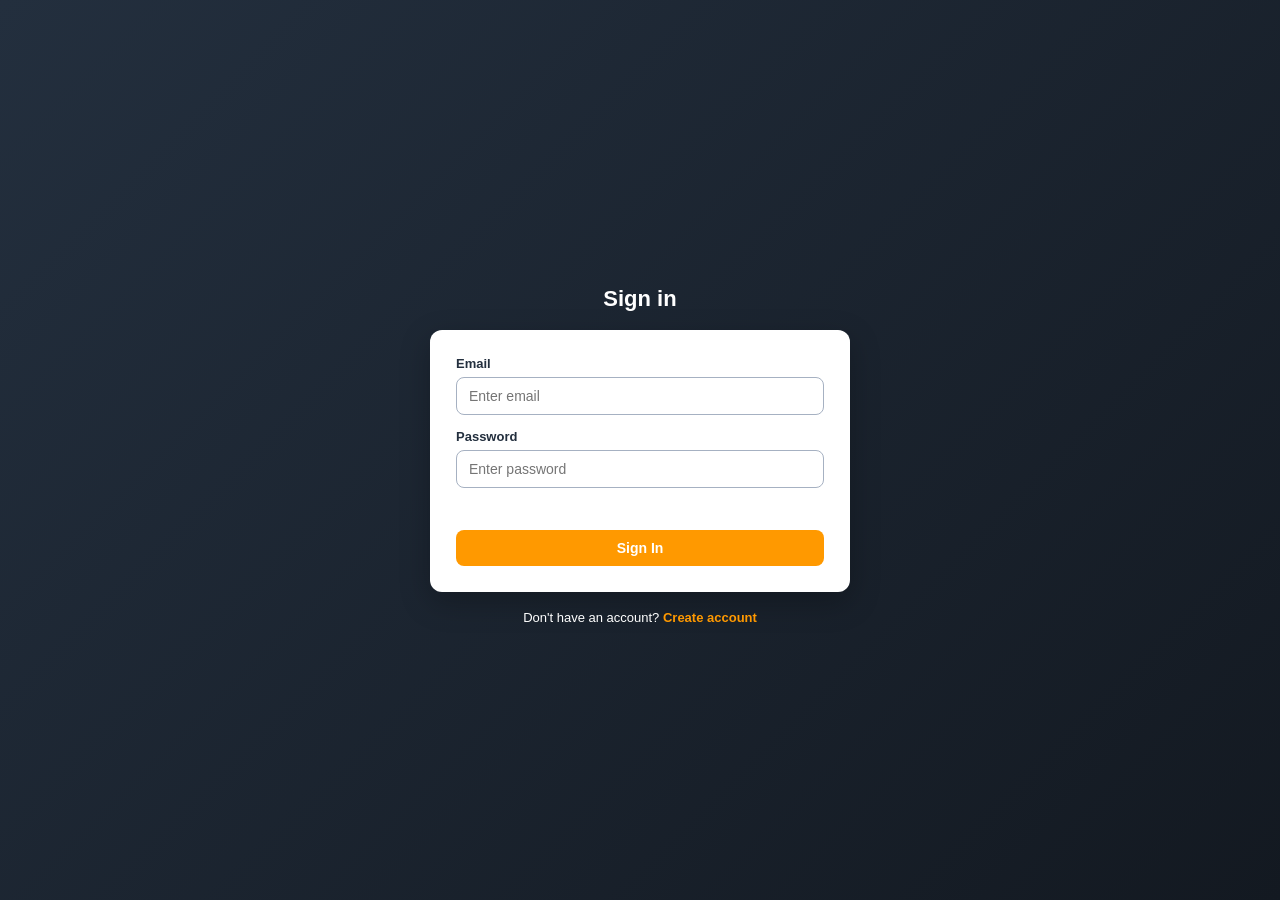
<file: index.html>
<!DOCTYPE html>
<html lang="en">
<head>
  <meta charset="UTF-8" />
  <meta name="viewport" content="width=device-width, initial-scale=1.0" />
  <title>Cloud Console  - Sign In</title>
  <meta name="description" content="Educational UI clone for learning purposes only. Not affiliated with any cloud provider." />
  <link rel="stylesheet" href="index.css" />
</head>

<body class="login-body">
  <div class="login-container">
    <div class="login-header">
      <div class="brand-logo">
       
      </div>

      <h1>Sign in</h1>

    </div>

    <div class="login-box">
      <div class="form-group">
        <label for="email">Email</label>
        <input type="email" id="email" placeholder="Enter email" autocomplete="email" />
      </div>

      <div class="form-group">
        <label for="password">Password</label>
        <input type="password" id="password" placeholder="Enter password" autocomplete="current-password" />
      </div>

      <p id="error" class="error-message"></p>

      <button type="button" onclick="login()" class="btn-login">Sign In</button>

      
    </div>

    <p class="signup-text">
      Don't have an account?
      <a href="register.html">Create account</a>
    </p>
  </div>

  <script src="auth.js"></script>
</body>
</html>
</file>
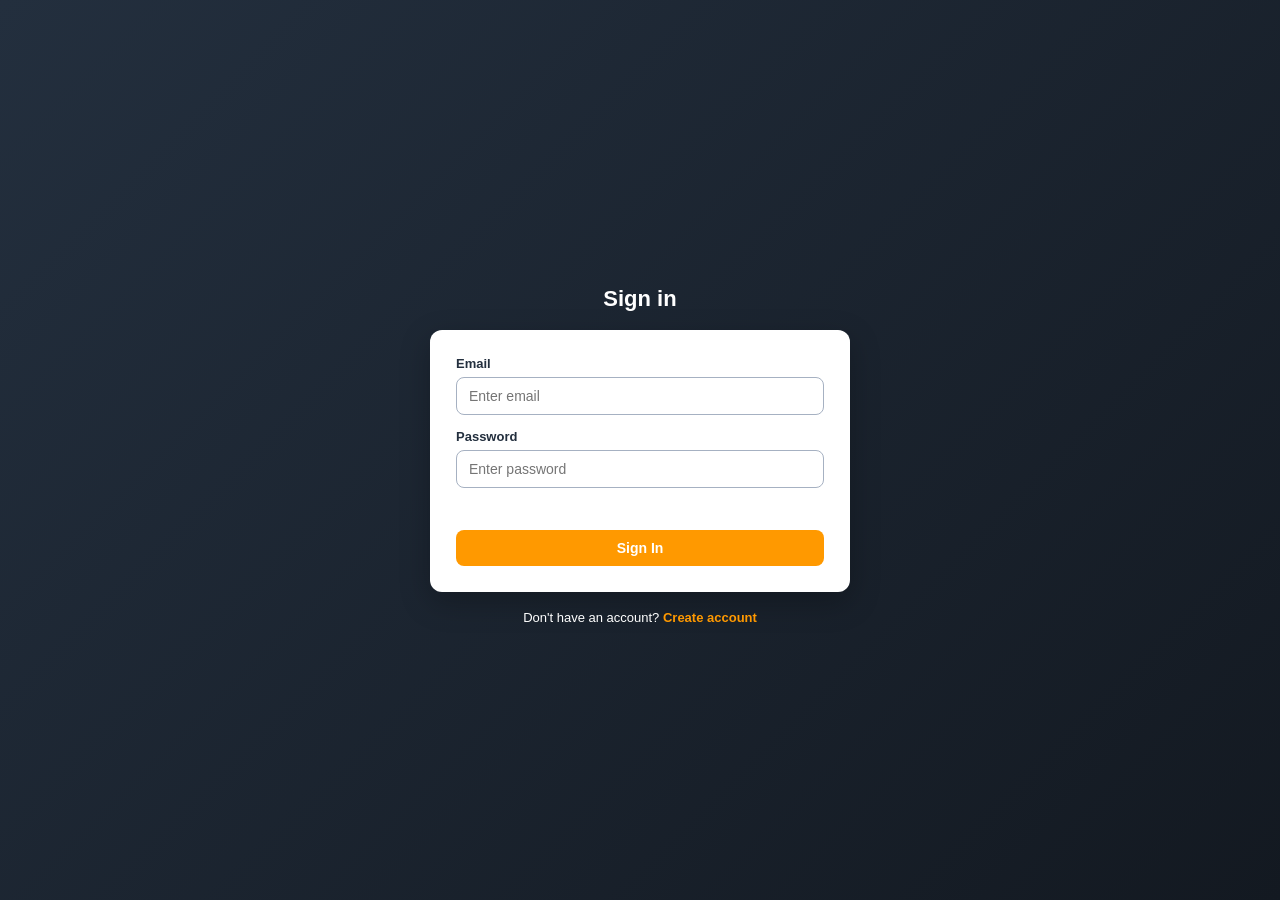
<file: cloudwatch.html>
<!DOCTYPE html>
<html>
<head>
    <meta charset="UTF-8" />
    <meta name="viewport" content="width=device-width, initial-scale=1.0" />
    <title>Monitoring - Cloud Console UI </title>
    <link rel="stylesheet" href="common.css">
    <link rel="stylesheet" href="cloudwatch.css">
</head>
<body>

<!-- Auth protection -->
<script src="auth.js"></script>
<script>
  requireAuth();
</script>

<div class="topnav">
    <div class="logo">Cloud Console <span class="demo-badge">DEMO</span></div>
    <input type="text" placeholder="Search services...">
    <div class="region-selector">
        <select>
            <option value="us-east-1">US East (N. Virginia)</option>
            <option value="us-west-2">US West (Oregon)</option>
            <option value="eu-west-1">EU (Ireland)</option>
            <option value="ap-south-1">Asia Pacific (Mumbai)</option>
        </select>
    </div>
    <div class="profile" id="profileName">User</div>
    <div class="profile" onclick="logout()">Logout</div>
</div>



<div class="sidebar">
    <h3>Home</h3>
    <a href="dashboard.html">Dashboard</a>

    <h3>Compute</h3>
    <a href="ec2.html">Compute (VMs)</a>
    <a href="lambda.html">Functions</a>

    <h3>Storage</h3>
    <a href="s3.html">Object Storage</a>

    <h3>Database</h3>
    <a href="rds.html">Managed DB</a>

    <h3>Management</h3>
    <a href="iam.html">Access Control</a>
    <a href="cloudwatch.html" class="active">Monitoring</a>
</div>

<div class="main">
    <h1>Monitoring Dashboard </h1>

    <div class="actions-bar">
        <button onclick="refreshData()" class="btn-primary">Refresh</button>
        <button onclick="createAlarm()" class="btn-secondary">Create Alert</button>
    </div>

    <!-- Overview Stats -->
    <div class="stats-cards">
        <div class="stat-card">
            <h4>Avg CPU</h4>
            <p class="stat-number" id="avgCpu">0%</p>
        </div>
        <div class="stat-card">
            <h4>Avg Memory</h4>
            <p class="stat-number" id="avgMem">0%</p>
        </div>
        <div class="stat-card">
            <h4>Requests</h4>
            <p class="stat-number" id="totalRequests">0</p>
        </div>
        <div class="stat-card">
            <h4>Error Rate</h4>
            <p class="stat-number" id="errorRate">0%</p>
        </div>
    </div>

    <!-- Metrics Section -->
    <div class="metrics-grid">
        <div class="metric-card">
            <h3>CPU Utilization</h3>
            <div id="cpuChart" class="chart-container"></div>
        </div>

        <div class="metric-card">
            <h3>Memory Usage</h3>
            <div id="memChart" class="chart-container"></div>
        </div>

        <div class="metric-card">
            <h3>Network In</h3>
            <div id="netInChart" class="chart-container"></div>
        </div>

        <div class="metric-card">
            <h3>Network Out</h3>
            <div id="netOutChart" class="chart-container"></div>
        </div>
    </div>

    <!-- Alerts Section -->
    <div class="section">
        <h2>Alerts (Demo)</h2>
        <div id="alarmList" class="alarm-list"></div>
    </div>

    <!-- Logs Section -->
    <div class="section">
        <h2>Recent Logs </h2>
        <div id="logList" class="log-list"></div>
    </div>
</div>

<script src="cloudwatch.js"></script>
<script>
  // profile name
  const name = localStorage.getItem("loggedInUserName") || "User";
  document.getElementById("profileName").textContent = name;

  function createAlarm() {
    alert(
      'Create Alert (Demo)\n\nYou can create alerts for:\n' +
      '- CPU Utilization\n' +
      '- Memory Usage\n' +
      '- Disk I/O\n' +
      '- Network traffic\n' +
      '- Custom metrics'
    );
  }
</script>

</body>
</html>
</file>
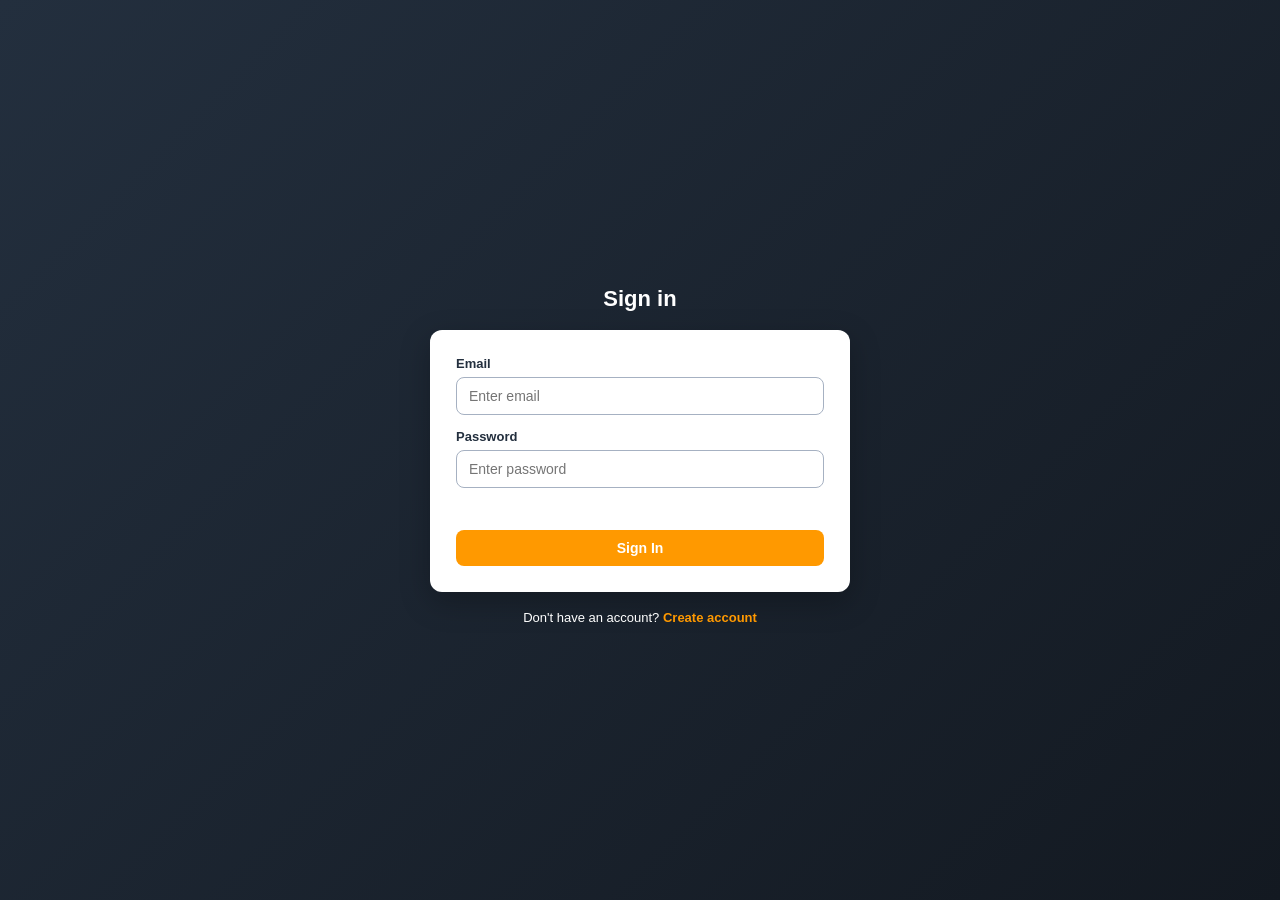
<file: dashboard.html>
<!DOCTYPE html>
<html>
<head>
    <meta charset="UTF-8" />
    <meta name="viewport" content="width=device-width, initial-scale=1.0" />
    <title>Cloud Console UI  - Dashboard</title>
    <link rel="stylesheet" href="common.css">
    <link rel="stylesheet" href="dashboard.css">
</head>
<body>

<!-- Auth protection -->
<script src="auth.js"></script>
<script>
  requireAuth();
</script>

<div class="topnav">
    <div class="logo">Cloud Console <span class="demo-badge">DEMO</span></div>

    <input type="text" placeholder="Search services...">

    <div class="region-selector">
        <select>
            <option value="us-east-1">US East (N. Virginia)</option>
            <option value="us-west-2">US West (Oregon)</option>
            <option value="eu-west-1">EU (Ireland)</option>
        </select>
    </div>

    <div class="profile" id="profileName">User</div>
    <div class="profile" onclick="logout()">Logout</div>
</div>

<!-- NEW disclaimer banner -->


<div class="sidebar">
    <h3>All Services</h3>
    <a href="dashboard.html" class="active">Dashboard</a>

    <h3>Compute</h3>
    <a href="ec2.html">Compute (VMs)</a>
    <a href="lambda.html">Functions</a>

    <h3>Storage</h3>
    <a href="s3.html">Object Storage</a>

    <h3>Database</h3>
    <a href="rds.html">Managed DB</a>

    <h3>Management</h3>
    <a href="iam.html">Access Control</a>
    <a href="cloudwatch.html">Monitoring</a>
</div>

<div class="main">
    <h1>Cloud Console Dashboard (Demo)</h1>
    <p class="welcome-text" id="welcomeText">Welcome!</p>

    <h2>Quick Actions</h2>
    <div class="card-container">
        <div class="card">
            <div class="card-icon ec2">🖥️</div>
            <a href="ec2.html"><h3>Compute (VMs)</h3></a>
            <p>Create and manage virtual machines</p>
        </div>

        <div class="card">
            <div class="card-icon lambda">λ</div>
            <a href="lambda.html"><h3>Functions</h3></a>
            <p>Run serverless functions</p>
        </div>

        <div class="card">
            <div class="card-icon s3">🪣</div>
            <a href="s3.html"><h3>Object Storage</h3></a>
            <p>Store files and media</p>
        </div>

        <div class="card">
            <div class="card-icon rds">🗄️</div>
            <a href="rds.html"><h3>Managed DB</h3></a>
            <p>Launch and manage databases</p>
        </div>

        <div class="card">
            <div class="card-icon iam">👥</div>
            <a href="iam.html"><h3>Access Control</h3></a>
            <p>Manage users and permissions</p>
        </div>

        <div class="card">
            <div class="card-icon cloudwatch">📊</div>
            <a href="cloudwatch.html"><h3>Monitoring</h3></a>
            <p>View logs and basic metrics</p>
        </div>
    </div>

    <h2>Resource Summary</h2>
    <div class="stats-row">
        <div class="mini-stat">
            <span class="mini-stat-label">VM Instances</span>
            <span class="mini-stat-value" id="ec2Count">0</span>
        </div>
        <div class="mini-stat">
            <span class="mini-stat-label">Storage Buckets</span>
            <span class="mini-stat-value" id="s3Count">0</span>
        </div>
        <div class="mini-stat">
            <span class="mini-stat-label">Databases</span>
            <span class="mini-stat-value" id="rdsCount">0</span>
        </div>
        <div class="mini-stat">
            <span class="mini-stat-label">Functions</span>
            <span class="mini-stat-value" id="lambdaCount">0</span>
        </div>
    </div>
</div>

<script>
    // show username if available
    const name = localStorage.getItem("loggedInUserName") || "User";
    document.getElementById("profileName").textContent = name;
    document.getElementById("welcomeText").textContent = `Welcome, ${name} (Demo)`;

    // Load resource counts
    function updateResourceCounts() {
        const ec2 = JSON.parse(localStorage.getItem('ec2Instances') || '[]');
        const s3 = JSON.parse(localStorage.getItem('s3Buckets') || '[]');
        const rds = JSON.parse(localStorage.getItem('rdsDatabases') || '[]');
        const lambda = JSON.parse(localStorage.getItem('lambdaFunctions') || '[]');

        document.getElementById('ec2Count').textContent = ec2.length;
        document.getElementById('s3Count').textContent = s3.length;
        document.getElementById('rdsCount').textContent = rds.length;
        document.getElementById('lambdaCount').textContent = lambda.length;
    }

    updateResourceCounts();
</script>

</body>
</html>
</file>
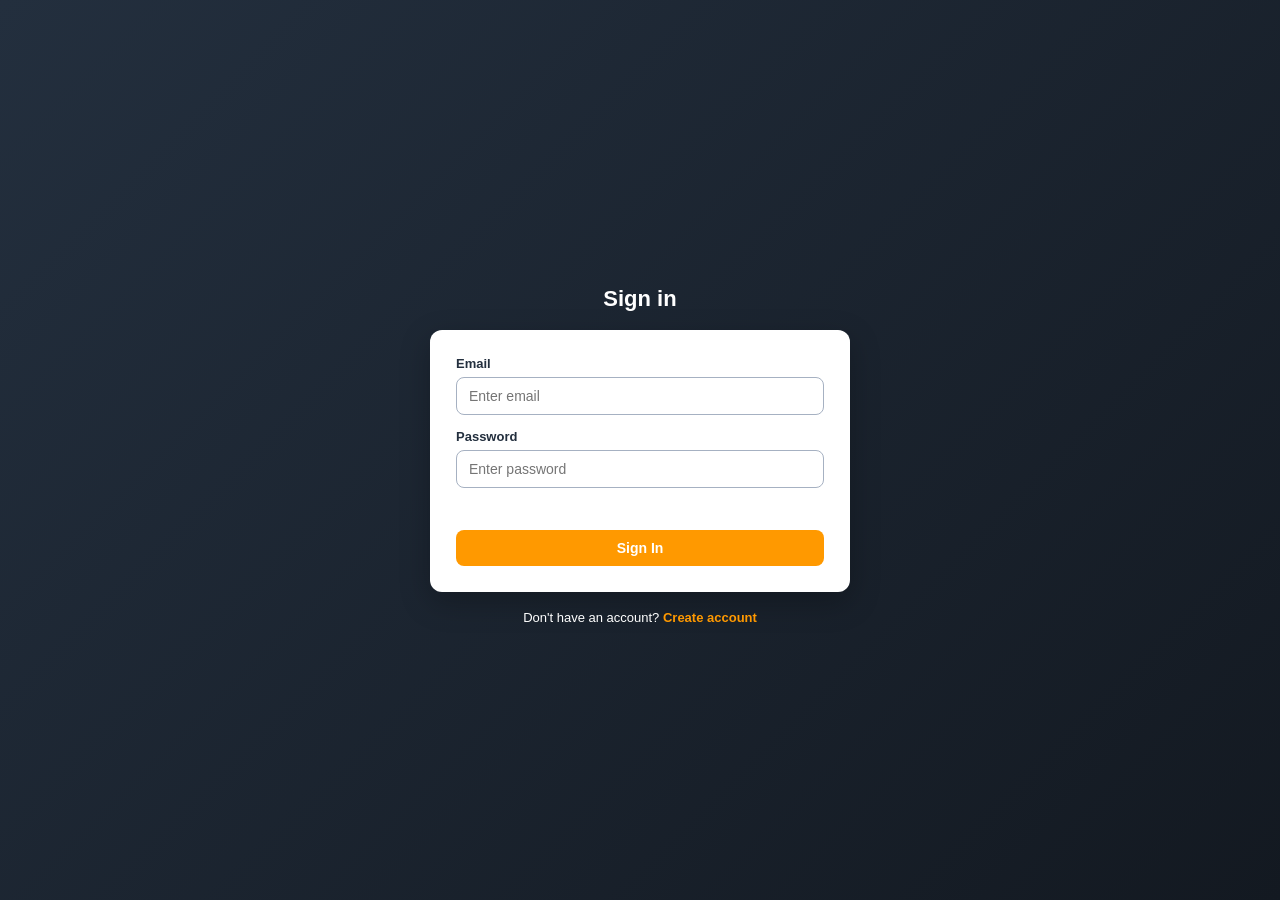
<file: ec2.html>
<!DOCTYPE html>
<html>
<head>
    <meta charset="UTF-8" />
    <meta name="viewport" content="width=device-width, initial-scale=1.0" />
    <title>Compute (VMs) - Cloud Console UI </title>
    <link rel="stylesheet" href="common.css">
    <link rel="stylesheet" href="ec2.css">
</head>
<body>

<!-- Auth protection -->
<script src="auth.js"></script>
<script>
  requireAuth();
</script>

<div class="topnav">
    <div class="logo">Cloud Console <span class="demo-badge">DEMO</span></div>
    <input type="text" placeholder="Search services...">

    <div class="region-selector">
        <select id="regionSelect">
            <option value="us-east-1">US East (N. Virginia)</option>
            <option value="us-west-2">US West (Oregon)</option>
            <option value="eu-west-1">EU (Ireland)</option>
            <option value="ap-south-1">Asia Pacific (Mumbai)</option>
        </select>
    </div>

    <div class="profile" id="profileName">User</div>
    <div class="profile" onclick="logout()">Logout</div>
</div>



<div class="sidebar">
    <h3>Home</h3>
    <a href="dashboard.html">Dashboard</a>

    <h3>Compute</h3>
    <a href="ec2.html" class="active">Compute (VMs)</a>
    <a href="lambda.html">Functions</a>

    <h3>Storage</h3>
    <a href="s3.html">Object Storage</a>

    <h3>Database</h3>
    <a href="rds.html">Managed DB</a>

    <h3>Management</h3>
    <a href="iam.html">Access Control</a>
    <a href="cloudwatch.html">Monitoring</a>
</div>

<div class="main">
    <h1>Compute (VM) Instances</h1>

    <div class="actions-bar">
        <button onclick="showLaunchModal()" class="btn-primary">Launch VM</button>
        <button onclick="refreshInstances()" class="btn-secondary">Refresh</button>
    </div>

    <div class="stats-cards">
        <div class="stat-card">
            <h4>Running</h4>
            <p class="stat-number" id="runningCount">0</p>
        </div>
        <div class="stat-card">
            <h4>Stopped</h4>
            <p class="stat-number" id="stoppedCount">0</p>
        </div>
        <div class="stat-card">
            <h4>Total</h4>
            <p class="stat-number" id="totalCount">0</p>
        </div>
    </div>

    <table id="ec2Table">
        <thead>
            <tr>
                <th>Instance ID</th>
                <th>Status</th>
                <th>Instance Type</th>
                <th>Image</th>
                <th>Region</th>
                <th>Actions</th>
            </tr>
        </thead>
        <tbody id="ec2TableBody"></tbody>
    </table>
</div>

<!-- Launch Instance Modal -->
<div id="launchModal" class="modal">
    <div class="modal-content">
        <div class="modal-header">
            <h2>Launch VM </h2>
            <span class="close" onclick="closeLaunchModal()">&times;</span>
        </div>

        <div class="modal-body">
            <div class="form-group">
                <label>Instance Type</label>
                <select id="instanceType">
                    <option value="t3.micro">t3.micro (2 vCPU, 1 GiB)</option>
                    <option value="t3.small">t3.small (2 vCPU, 2 GiB)</option>
                    <option value="t3.medium">t3.medium (2 vCPU, 4 GiB)</option>
                    <option value="t3.large">t3.large (2 vCPU, 8 GiB)</option>
                    <option value="m5.large">m5.large (2 vCPU, 8 GiB)</option>
                    <option value="c5.large">c5.large (2 vCPU, 4 GiB)</option>
                </select>
            </div>

            <div class="form-group">
                <label>Machine Image </label>
                <select id="amiSelect">
                    <option value="linux-2">Linux </option>
                    <option value="ubuntu-20.04">Ubuntu 20.04 </option>
                    <option value="windows-2019">Windows Server 2019 </option>
                    <option value="rhel-8">RHEL 8 </option>
                </select>
            </div>

            <div class="form-group">
                <label>Region</label>
                <select id="instanceRegion">
                    <option value="us-east-1">US East (N. Virginia)</option>
                    <option value="us-west-2">US West (Oregon)</option>
                    <option value="eu-west-1">EU (Ireland)</option>
                    <option value="ap-south-1">Asia Pacific (Mumbai)</option>
                </select>
            </div>

            <div class="form-group">
                <label>Key Pair</label>
                <select id="keyPair">
                    <option value="demo-keypair">demo-keypair</option>
                    <option value="new-keypair">Create new key pair </option>
                </select>
            </div>

            <div class="form-group">
                <label>Security Group</label>
                <select id="securityGroup">
                    <option value="default">default</option>
                    <option value="web-sg">web-sg</option>
                    <option value="custom-sg">Create new security group </option>
                </select>
            </div>
        </div>

        <div class="modal-footer">
            <button onclick="closeLaunchModal()" class="btn-secondary">Cancel</button>
            <button onclick="addInstance(); refreshInstances(); closeLaunchModal();" class="btn-primary">Launch</button>
        </div>
    </div>
</div>

<script src="ec2.js"></script>
<script>
    // profile name
    const name = localStorage.getItem("loggedInUserName") || "User";
    document.getElementById("profileName").textContent = name;

    function refreshInstances() {
        loadInstances();
        updateStats();
    }

    function updateStats() {
        const running = ec2Instances.filter(i => i.status === 'Running').length;
        const stopped = ec2Instances.filter(i => i.status === 'Stopped').length;
        document.getElementById('runningCount').textContent = running;
        document.getElementById('stoppedCount').textContent = stopped;
        document.getElementById('totalCount').textContent = ec2Instances.length;
    }

    // Initial load
    loadInstances();
    updateStats();
</script>

</body>
</html>
</file>
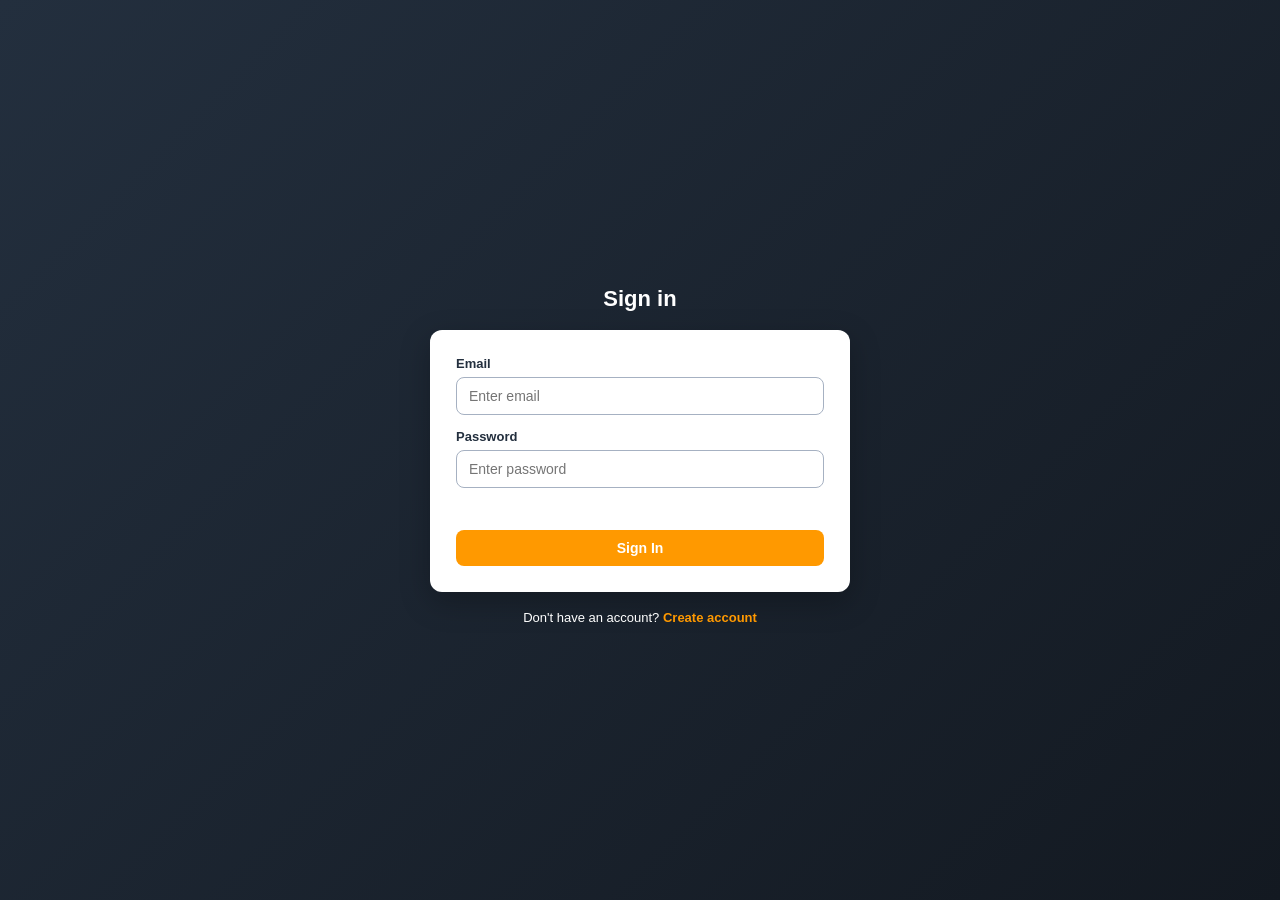
<file: iam.html>
<!DOCTYPE html>
<html>
<head>
    <meta charset="UTF-8" />
    <meta name="viewport" content="width=device-width, initial-scale=1.0" />
    <title>Access Control - Cloud Console UI </title>
    <link rel="stylesheet" href="common.css">
    <link rel="stylesheet" href="iam.css">
</head>
<body>

<!-- Auth protection -->
<script src="auth.js"></script>
<script>
  requireAuth();
</script>

<div class="topnav">
    <div class="logo">Cloud Console <span class="demo-badge"></span></div>
    <input type="text" placeholder="Search services...">
    <div class="profile" id="profileName">User</div>
    <div class="profile" onclick="logout()">Logout</div>
</div>



<div class="sidebar">
    <h3>Home</h3>
    <a href="dashboard.html">Dashboard</a>

    <h3>Compute</h3>
    <a href="ec2.html">Compute (VMs)</a>
    <a href="lambda.html">Functions</a>

    <h3>Storage</h3>
    <a href="s3.html">Object Storage</a>

    <h3>Database</h3>
    <a href="rds.html">Managed DB</a>

    <h3>Management</h3>
    <a href="iam.html" class="active">Access Control</a>
    <a href="cloudwatch.html">Monitoring</a>
</div>

<div class="main">
    <h1>Access Control (Users & Roles)</h1>

    <div class="tabs">
        <button class="tab-btn active" id="usersBtn" onclick="showTab('users')">Users</button>
        <button class="tab-btn" id="rolesBtn" onclick="showTab('roles')">Roles</button>
    </div>

    <!-- Users Tab -->
    <div id="usersTab" class="tab-content">
        <div class="actions-bar">
            <button onclick="showUserModal()" class="btn-primary">Add User</button>
        </div>

        <div class="stats-cards">
            <div class="stat-card">
                <h4>Total Users</h4>
                <p class="stat-number" id="userCount">0</p>
            </div>
            <div class="stat-card">
                <h4>Active Users</h4>
                <p class="stat-number" id="activeUsers">0</p>
            </div>
        </div>

        <ul id="userList" class="iam-list"></ul>
    </div>

    <!-- Roles Tab -->
    <div id="rolesTab" class="tab-content" style="display:none;">
        <div class="actions-bar">
            <button onclick="showRoleModal()" class="btn-primary">Create Role</button>
        </div>

        <div class="stats-cards">
            <div class="stat-card">
                <h4>Total Roles</h4>
                <p class="stat-number" id="roleCount">0</p>
            </div>
        </div>

        <ul id="roleList" class="iam-list"></ul>
    </div>
</div>

<!-- Add User Modal -->
<div id="userModal" class="modal">
    <div class="modal-content">
        <div class="modal-header">
            <h2>Add User </h2>
            <span class="close" onclick="closeUserModal()">&times;</span>
        </div>

        <div class="modal-body">
            <div class="form-group">
                <label>User Name</label>
                <input type="text" id="userName" placeholder="e.g., developer01">
            </div>

            <div class="form-group">
                <label>Email (optional)</label>
                <input type="email" id="userEmail" placeholder="user@example.com">
            </div>

            <div class="form-group">
                <label>Access Type</label>
                <select id="accessType">
                    <option value="api">Programmatic access</option>
                    <option value="console">Console access</option>
                    <option value="both">Both</option>
                </select>
            </div>

            <div class="form-group">
                <label>Permissions</label>
                <select id="permType">
                    <option value="policy">Attach policies directly</option>
                    <option value="group">Add user to group</option>
                    <option value="copy">Copy permissions from existing user</option>
                </select>
            </div>
        </div>

        <div class="modal-footer">
            <button onclick="closeUserModal()" class="btn-secondary">Cancel</button>
            <button onclick="addUser(); updateStats(); closeUserModal();" class="btn-primary">Create User</button>
        </div>
    </div>
</div>

<!-- Create Role Modal -->
<div id="roleModal" class="modal">
    <div class="modal-content">
        <div class="modal-header">
            <h2>Create Role (Demo)</h2>
            <span class="close" onclick="closeRoleModal()">&times;</span>
        </div>

        <div class="modal-body">
            <div class="form-group">
                <label>Role Name</label>
                <input type="text" id="roleName" placeholder="e.g., ReadOnlyRole">
            </div>

            <div class="form-group">
                <label>Type</label>
                <select id="roleType">
                    <option value="service">Service</option>
                    <option value="account">Another Account</option>
                    <option value="web">Web Identity</option>
                    <option value="saml">SAML 2.0</option>
                </select>
            </div>

            <div class="form-group">
                <label>Description</label>
                <input type="text" id="roleDescription" placeholder="Role description">
            </div>
        </div>

        <div class="modal-footer">
            <button onclick="closeRoleModal()" class="btn-secondary">Cancel</button>
            <button onclick="addRole(); updateStats(); closeRoleModal();" class="btn-primary">Create Role</button>
        </div>
    </div>
</div>

<script src="iam.js"></script>
<script>
  // profile name
  const name = localStorage.getItem("loggedInUserName") || "User";
  document.getElementById("profileName").textContent = name;

  loadIAMData();
  updateStats();
</script>

</body>
</html>
</file>
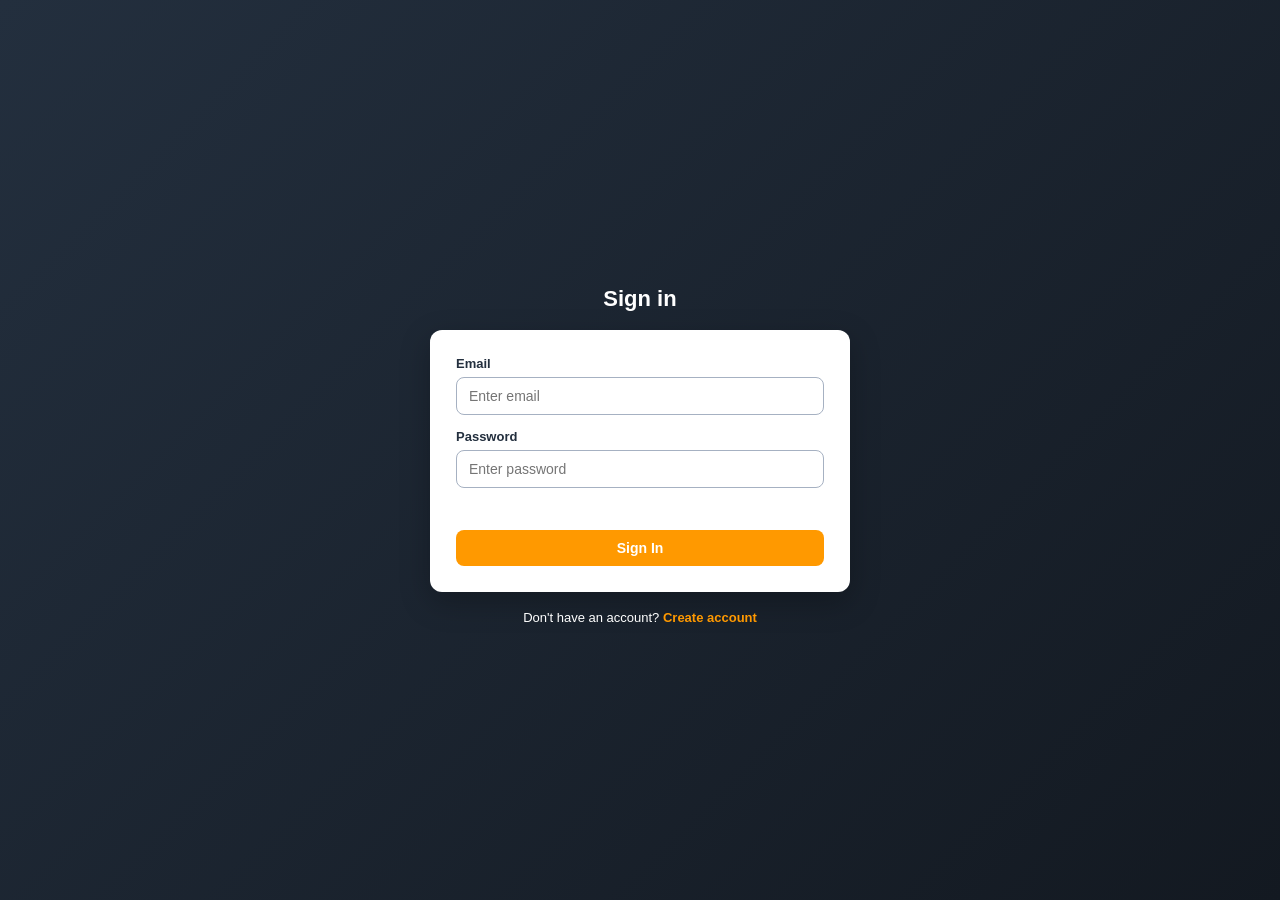
<file: lambda.html>
<!DOCTYPE html>
<html>
<head>
    <meta charset="UTF-8" />
    <meta name="viewport" content="width=device-width, initial-scale=1.0" />
    <title>Functions - Cloud Console UI </title>
    <link rel="stylesheet" href="common.css">
    <link rel="stylesheet" href="lambda.css">
</head>
<body>

<!-- Auth protection -->
<script src="auth.js"></script>
<script>
  requireAuth();
</script>

<div class="topnav">
    <div class="logo">Cloud Console <span class="demo-badge">DEMO</span></div>
    <input type="text" placeholder="Search services...">
    <div class="region-selector">
        <select>
            <option value="us-east-1">US East (N. Virginia)</option>
            <option value="us-west-2">US West (Oregon)</option>
            <option value="eu-west-1">EU (Ireland)</option>
            <option value="ap-south-1">Asia Pacific (Mumbai)</option>
        </select>
    </div>
    <div class="profile" id="profileName">User</div>
    <div class="profile" onclick="logout()">Logout</div>
</div>



<div class="sidebar">
    <h3>Home</h3>
    <a href="dashboard.html">Dashboard</a>

    <h3>Compute</h3>
    <a href="ec2.html">Compute (VMs)</a>
    <a href="lambda.html" class="active">Functions</a>

    <h3>Storage</h3>
    <a href="s3.html">Object Storage</a>

    <h3>Database</h3>
    <a href="rds.html">Managed DB</a>

    <h3>Management</h3>
    <a href="iam.html">Access Control</a>
    <a href="cloudwatch.html">Monitoring</a>
</div>

<div class="main">
    <h1>Serverless Functions (Demo)</h1>

    <div class="actions-bar">
        <button onclick="showLambdaModal()" class="btn-primary">Create Function</button>
        <button onclick="refreshFunctions()" class="btn-secondary">Refresh</button>
    </div>

    <div class="stats-cards">
        <div class="stat-card">
            <h4>Total Functions</h4>
            <p class="stat-number" id="functionCount">0</p>
        </div>
        <div class="stat-card">
            <h4>Invocations Today </h4>
            <p class="stat-number" id="invocationCount">0</p>
        </div>
    </div>

    <ul id="lambdaList" class="lambda-list"></ul>
</div>

<!-- Create Function Modal -->
<div id="lambdaModal" class="modal">
    <div class="modal-content">
        <div class="modal-header">
            <h2>Create Function (Demo)</h2>
            <span class="close" onclick="closeLambdaModal()">&times;</span>
        </div>

        <div class="modal-body">
            <div class="form-group">
                <label>Function Name</label>
                <input type="text" id="funcName" placeholder="e.g., resize-image-demo">
            </div>

            <div class="form-group">
                <label>Runtime</label>
                <select id="funcRuntime">
                    <option value="nodejs18">Node.js 18</option>
                    <option value="nodejs16">Node.js 16</option>
                    <option value="python3.10">Python 3.10</option>
                    <option value="python3.9">Python 3.9</option>
                    <option value="java11">Java 11</option>
                    <option value="go1.x">Go 1.x</option>
                    <option value="dotnet6">.NET 6</option>
                </select>
            </div>

            <div class="form-group">
                <label>Memory (MB)</label>
                <select id="funcMemory">
                    <option value="128">128 MB</option>
                    <option value="256">256 MB</option>
                    <option value="512">512 MB</option>
                    <option value="1024">1024 MB</option>
                    <option value="2048">2048 MB</option>
                    <option value="3072">3072 MB</option>
                </select>
            </div>

            <div class="form-group">
                <label>Timeout</label>
                <select id="funcTimeout">
                    <option value="3">3 seconds</option>
                    <option value="30">30 seconds</option>
                    <option value="60">1 minute</option>
                    <option value="300">5 minutes</option>
                    <option value="900">15 minutes</option>
                </select>
            </div>

            <div class="form-group">
                <label>Description</label>
                <input type="text" id="funcDescription" placeholder="Optional description">
            </div>

            <div class="form-group">
                <label>Function Code (Demo)</label>
                <textarea id="funcCode" rows="6">exports.handler = async (event) => {
  return {
    statusCode: 200,
    body: JSON.stringify({ message: "Hello from Function (Demo)!" })
  };
};</textarea>
            </div>
        </div>

        <div class="modal-footer">
            <button onclick="closeLambdaModal()" class="btn-secondary">Cancel</button>
            <button onclick="addFunction(); refreshFunctions(); closeLambdaModal();" class="btn-primary">Create</button>
        </div>
    </div>
</div>

<script src="lambda.js"></script>
<script>
    // profile name
    const name = localStorage.getItem("loggedInUserName") || "User";
    document.getElementById("profileName").textContent = name;

    function refreshFunctions() {
        loadFunctions();
        updateStats();
    }

    function updateStats() {
        document.getElementById('functionCount').textContent = lambdaFunctions.length;
        document.getElementById('invocationCount').textContent = Math.floor(Math.random() * 100);
    }

    loadFunctions();
    updateStats();
</script>

</body>
</html>
</file>
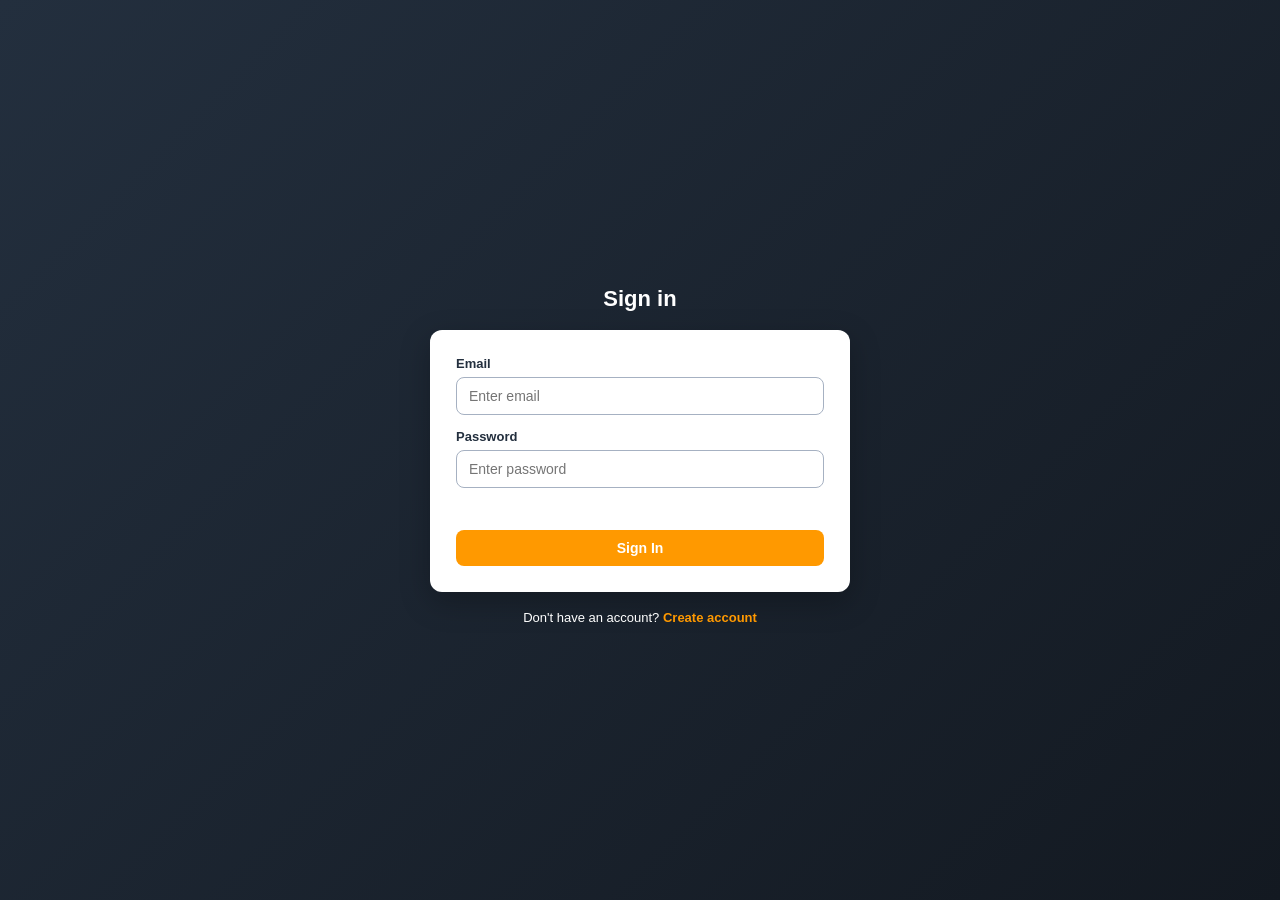
<file: rds.html>
<!DOCTYPE html>
<html>
<head>
    <meta charset="UTF-8" />
    <meta name="viewport" content="width=device-width, initial-scale=1.0" />
    <title>Managed Database - Cloud Console UI </title>
    <link rel="stylesheet" href="common.css">
    <link rel="stylesheet" href="rds.css">
</head>
<body>

<!-- Auth protection -->
<script src="auth.js"></script>
<script>
  requireAuth();
</script>

<div class="topnav">
    <div class="logo">Cloud Console <span class="demo-badge"></span></div>
    <input type="text" placeholder="Search services...">

    <div class="region-selector">
        <select>
            <option value="us-east-1">US East (N. Virginia)</option>
            <option value="us-west-2">US West (Oregon)</option>
            <option value="eu-west-1">EU (Ireland)</option>
            <option value="ap-south-1">Asia Pacific (Mumbai)</option>
        </select>
    </div>

    <div class="profile" id="profileName">User</div>
    <div class="profile" onclick="logout()">Logout</div>
</div>



<div class="sidebar">
    <h3>Home</h3>
    <a href="dashboard.html">Dashboard</a>

    <h3>Compute</h3>
    <a href="ec2.html">Compute (VMs)</a>
    <a href="lambda.html">Functions</a>

    <h3>Storage</h3>
    <a href="s3.html">Object Storage</a>

    <h3>Database</h3>
    <a href="rds.html" class="active">Managed DB</a>

    <h3>Management</h3>
    <a href="iam.html">Access Control</a>
    <a href="cloudwatch.html">Monitoring</a>
</div>

<div class="main">
    <h1>Managed Databases</h1>

    <div class="actions-bar">
        <button onclick="showDbModal()" class="btn-primary">Create Database</button>
        <button onclick="refreshDatabases()" class="btn-secondary">Refresh</button>
    </div>

    <div class="stats-cards">
        <div class="stat-card">
            <h4>Available</h4>
            <p class="stat-number" id="availableCount">0</p>
        </div>
        <div class="stat-card">
            <h4>Stopped</h4>
            <p class="stat-number" id="stoppedCount">0</p>
        </div>
        <div class="stat-card">
            <h4>Total DBs</h4>
            <p class="stat-number" id="totalCount">0</p>
        </div>
    </div>

    <ul id="dbList" class="db-list"></ul>
</div>

<!-- Create Database Modal -->
<div id="dbModal" class="modal">
    <div class="modal-content">
        <div class="modal-header">
            <h2>Create Database </h2>
            <span class="close" onclick="closeDbModal()">&times;</span>
        </div>

        <div class="modal-body">
            <div class="form-group">
                <label>DB Identifier</label>
                <input type="text" id="dbName" placeholder="e.g., app-db-demo">
            </div>

            <div class="form-group">
                <label>Engine</label>
                <select id="dbEngine">
                    <option value="mysql">MySQL</option>
                    <option value="postgres">PostgreSQL</option>
                    <option value="mariadb">MariaDB</option>
                    <option value="sqlserver">SQL Server</option>
                    <option value="oracle">Oracle</option>
                </select>
            </div>

            <div class="form-group">
                <label>Engine Version</label>
                <select id="dbVersion">
                    <option value="8.0">MySQL 8.0</option>
                    <option value="5.7">MySQL 5.7</option>
                    <option value="14">PostgreSQL 14</option>
                    <option value="13">PostgreSQL 13</option>
                    <option value="10.6">MariaDB 10.6</option>
                </select>
            </div>

            <div class="form-group">
                <label>DB Instance Class</label>
                <select id="dbInstance">
                    <option value="db.t3.micro">db.t3.micro (2 vCPU, 1 GiB)</option>
                    <option value="db.t3.small">db.t3.small (2 vCPU, 2 GiB)</option>
                    <option value="db.t3.medium">db.t3.medium (2 vCPU, 4 GiB)</option>
                    <option value="db.r5.large">db.r5.large (2 vCPU, 16 GiB)</option>
                </select>
            </div>

            <div class="form-group">
                <label>Allocated Storage (GB)</label>
                <input type="number" id="dbStorage" value="20" min="20" max="1000">
            </div>

            <div class="form-group">
                <label class="checkbox-label">
                    <input type="checkbox" id="dbMultiAZ"> Multi-zone deployment (Demo)
                </label>
            </div>

            <div class="form-group">
                <label>Region</label>
                <select id="dbRegion">
                    <option value="us-east-1">US East (N. Virginia)</option>
                    <option value="us-west-2">US West (Oregon)</option>
                    <option value="eu-west-1">EU (Ireland)</option>
                    <option value="ap-south-1">Asia Pacific (Mumbai)</option>
                </select>
            </div>

            <div class="form-group">
                <label>Master Username</label>
                <input type="text" id="dbUsername" value="admin">
            </div>

            <div class="form-group">
                <label>Master Password</label>
                <input type="password" id="dbPassword" placeholder="Enter password (demo)">
            </div>
        </div>

        <div class="modal-footer">
            <button onclick="closeDbModal()" class="btn-secondary">Cancel</button>
            <button onclick="addDatabase(); refreshDatabases(); closeDbModal();" class="btn-primary">Create</button>
        </div>
    </div>
</div>

<script src="rds.js"></script>
<script>
    // profile name
    const name = localStorage.getItem("loggedInUserName") || "User";
    document.getElementById("profileName").textContent = name;

    function refreshDatabases() {
        loadDatabases();
        updateStats();
    }

    function updateStats() {
        const available = rdsDatabases.filter(db => db.status === 'Available').length;
        const stopped = rdsDatabases.filter(db => db.status === 'Stopped').length;
        document.getElementById('availableCount').textContent = available;
        document.getElementById('stoppedCount').textContent = stopped;
        document.getElementById('totalCount').textContent = rdsDatabases.length;
    }

    loadDatabases();
    updateStats();
</script>

</body>
</html>
</file>
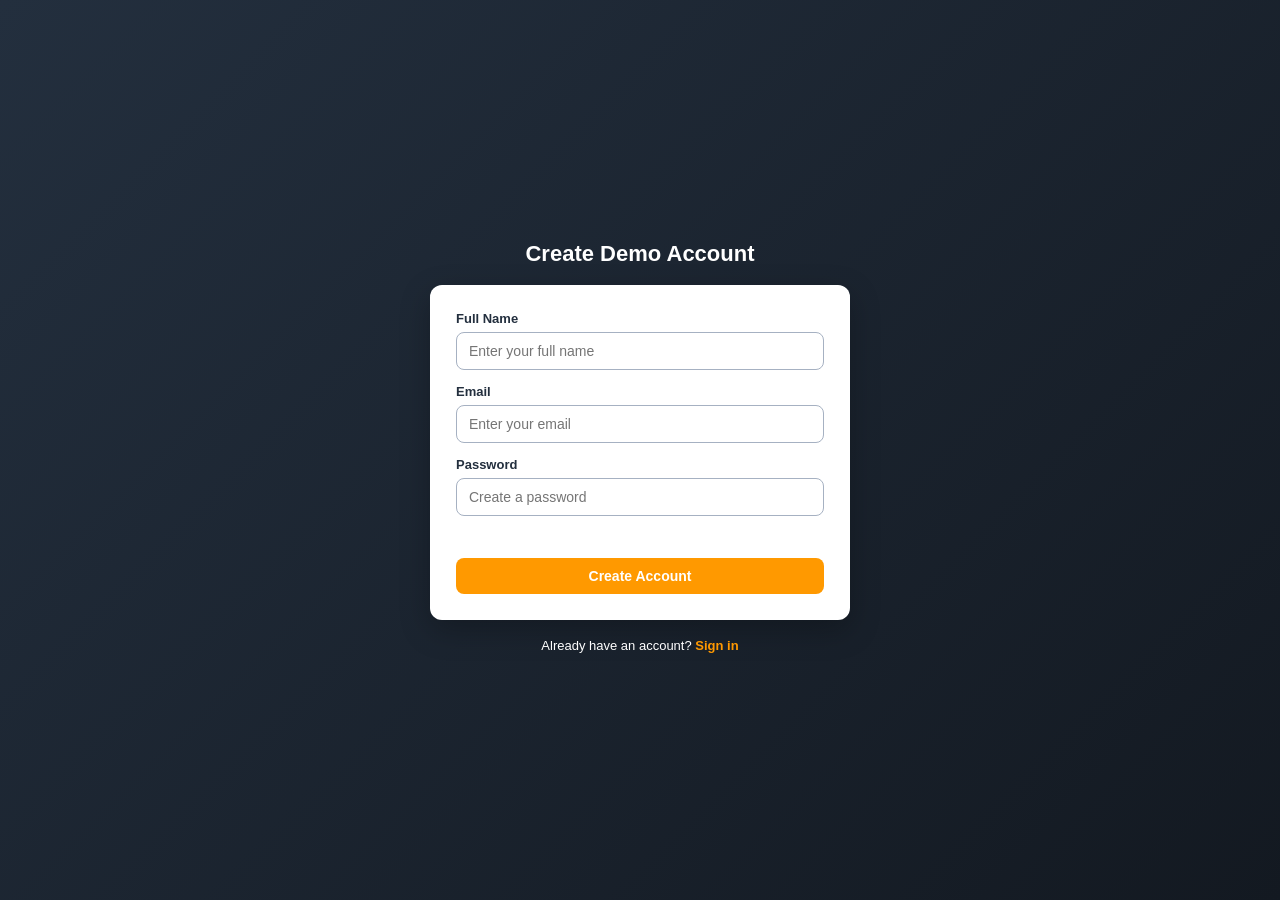
<file: register.html>
<!DOCTYPE html>
<html lang="en">
<head>
  <meta charset="UTF-8" />
  <meta name="viewport" content="width=device-width, initial-scale=1.0" />
  <title>Cloud Console - Create Account</title>
  <meta name="description" content="Educational demo account creation for a UI clone project." />
  <link rel="stylesheet" href="index.css" />
  <link rel="stylesheet" href="register.css" />
</head>

<body class="login-body">
  <div class="login-container">
    <div class="login-header">
      
      <h1>Create Demo Account</h1>

      
    </div>

    <div class="login-box">
      <div class="form-group">
        <label for="name">Full Name</label>
        <input type="text" id="name" placeholder="Enter your full name" autocomplete="name" />
      </div>

      <div class="form-group">
        <label for="email">Email</label>
        <input type="email" id="email" placeholder="Enter your email" autocomplete="email" />
      </div>

      <div class="form-group">
        <label for="password">Password</label>
        <input type="password" id="password" placeholder="Create a password" autocomplete="new-password" />
      </div>

      <p id="error" class="error-message"></p>

      <button type="button" onclick="register()" class="btn-login">Create Account</button>
    </div>

    <p class="signup-text">
      Already have an account?
      <a href="index.html">Sign in</a>
    </p>

    
  </div>

  <script src="auth.js"></script>
</body>
</html>
</file>
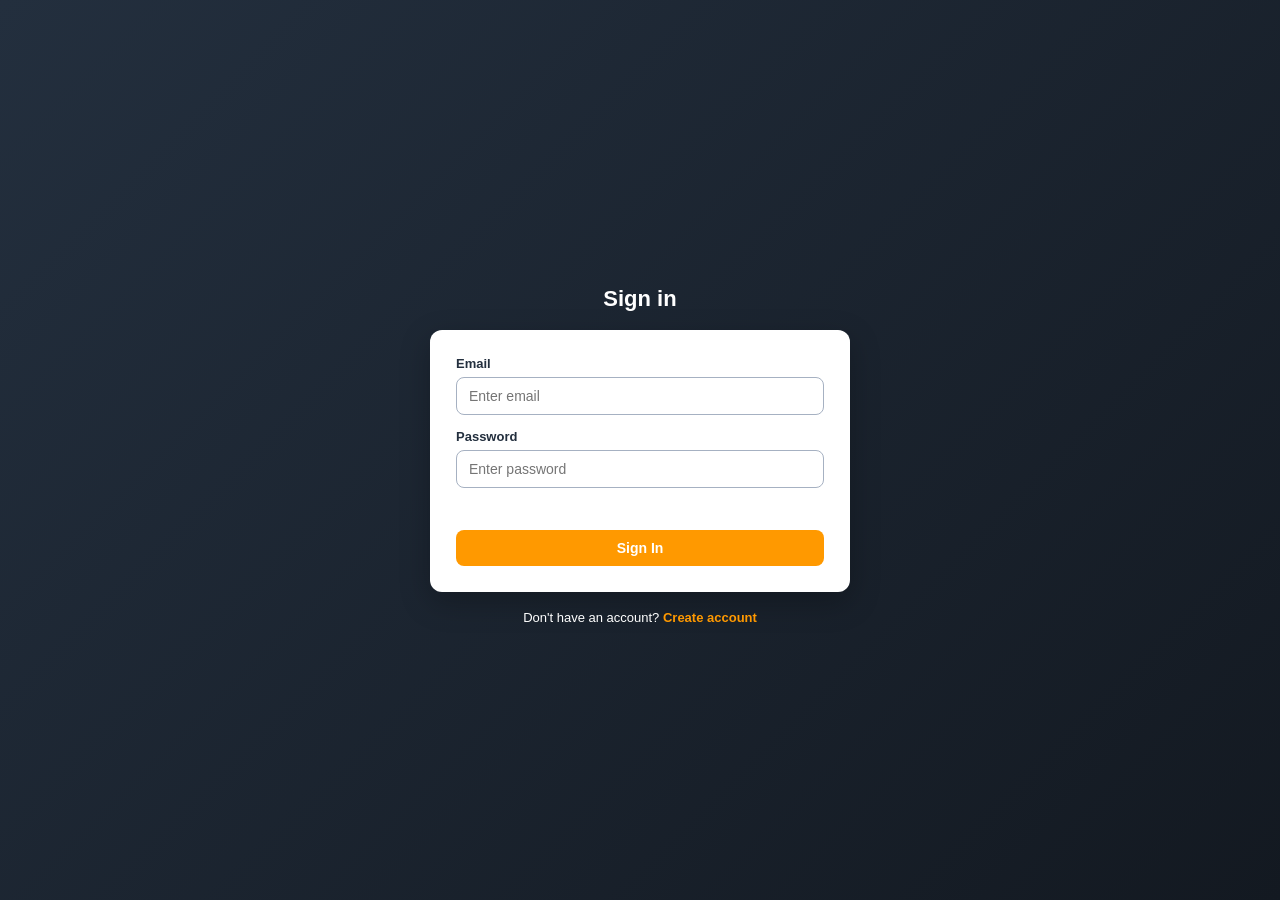
<file: s3.html>
<!DOCTYPE html>
<html>
<head>
    <meta charset="UTF-8" />
    <meta name="viewport" content="width=device-width, initial-scale=1.0" />
    <title>Object Storage - Cloud Console UI </title>
    <link rel="stylesheet" href="common.css">
    <link rel="stylesheet" href="s3.css">
</head>
<body>

<!-- Auth protection -->
<script src="auth.js"></script>
<script>
  requireAuth();
</script>

<div class="topnav">
    <div class="logo">Cloud Console </div>
    <input type="text" placeholder="Search services...">

    <div class="region-selector">
        <select>
            <option value="us-east-1">US East (N. Virginia)</option>
            <option value="us-west-2">US West (Oregon)</option>
            <option value="eu-west-1">EU (Ireland)</option>
            <option value="ap-south-1">Asia Pacific (Mumbai)</option>
        </select>
    </div>

    <div class="profile" id="profileName">User</div>
    <div class="profile" onclick="logout()">Logout</div>
</div>


<div class="sidebar">
    <h3>Home</h3>
    <a href="dashboard.html">Dashboard</a>

    <h3>Compute</h3>
    <a href="ec2.html">Compute (VMs)</a>
    <a href="lambda.html">Functions</a>

    <h3>Storage</h3>
    <a href="s3.html" class="active">Object Storage</a>

    <h3>Database</h3>
    <a href="rds.html">Managed DB</a>

    <h3>Management</h3>
    <a href="iam.html">Access Control</a>
    <a href="cloudwatch.html">Monitoring</a>
</div>

<div class="main">
    <h1>Object Storage Buckets</h1>

    <div class="actions-bar">
        <button onclick="showBucketModal()" class="btn-primary">Create Bucket</button>
        <button onclick="refreshBuckets()" class="btn-secondary">Refresh</button>
    </div>

    <div class="stats-cards">
        <div class="stat-card">
            <h4>Total Buckets</h4>
            <p class="stat-number" id="bucketCount">0</p>
        </div>
        <div class="stat-card">
            <h4>Total Objects</h4>
            <p class="stat-number" id="objectCount">0</p>
        </div>
    </div>

    <div class="buckets-section">
        <ul id="bucketList" class="bucket-list"></ul>
    </div>
</div>

<!-- Create Bucket Modal -->
<div id="bucketModal" class="modal">
    <div class="modal-content">
        <div class="modal-header">
            <h2>Create Bucket (Demo)</h2>
            <span class="close" onclick="closeBucketModal()">&times;</span>
        </div>

        <div class="modal-body">
            <div class="form-group">
                <label>Bucket Name</label>
                <input type="text" id="bucketName" placeholder="e.g., media-assets-demo">
                <small class="hint-text">Use lowercase letters, numbers and hyphens only (demo rule).</small>
            </div>

            <div class="form-group">
                <label>Region</label>
                <select id="bucketRegion">
                    <option value="us-east-1">US East (N. Virginia)</option>
                    <option value="us-west-2">US West (Oregon)</option>
                    <option value="eu-west-1">EU (Ireland)</option>
                    <option value="ap-south-1">Asia Pacific (Mumbai)</option>
                </select>
            </div>

            <div class="form-group inline-check">
                <label>
                    <input type="checkbox" id="enableVersioning"> Enable Versioning
                </label>
            </div>

            <div class="form-group inline-check">
                <label>
                    <input type="checkbox" id="enableEncryption"> Enable Default Encryption
                </label>
            </div>
        </div>

        <div class="modal-footer">
            <button onclick="closeBucketModal()" class="btn-secondary">Cancel</button>
            <button onclick="addBucket(); refreshBuckets(); closeBucketModal();" class="btn-primary">Create</button>
        </div>
    </div>
</div>

<script src="s3.js"></script>
<script>
    // profile name
    const name = localStorage.getItem("loggedInUserName") || "User";
    document.getElementById("profileName").textContent = name;

    function refreshBuckets() {
        loadBuckets();
        updateStats();
    }

    function updateStats() {
        const bucketCount = s3Buckets.length;
        const objectCount = s3Buckets.reduce((sum, b) => sum + (b.objects?.length || 0), 0);
        document.getElementById('bucketCount').textContent = bucketCount;
        document.getElementById('objectCount').textContent = objectCount;
    }

    loadBuckets();
    updateStats();
</script>

</body>
</html>
</file>
<file: index.css>
/* index.css - Login/Register shared styles */

* { box-sizing: border-box; }

.login-body {
  margin: 0;
  font-family: "Segoe UI", Arial, sans-serif;
  background: linear-gradient(135deg, #232f3e 0%, #131921 100%);
  display: flex;
  justify-content: center;
  align-items: center;
  min-height: 100vh;
  padding: 20px;
}

.login-container {
  width: 100%;
  max-width: 420px;
  text-align: center;
}

.login-header { margin-bottom: 18px; }

.brand-logo {
  font-size: 30px;
  font-weight: 800;
  color: #fff;
  margin-bottom: 10px;
  letter-spacing: 0.4px;
  display: inline-flex;
  align-items: center;
  gap: 10px;
}

.demo-pill {
  font-size: 11px;
  font-weight: 800;
  letter-spacing: 1px;
  padding: 5px 10px;
  border-radius: 999px;
  background: rgba(255, 255, 255, 0.16);
  border: 1px solid rgba(255, 255, 255, 0.18);
  color: #fff;
}

.login-header h1 {
  color: #fff;
  font-size: 22px;
  font-weight: 600;
  margin: 6px 0 0;
}

.disclaimer {
  margin-top: 12px;
  font-size: 12px;
  line-height: 1.45;
  color: #d0d7de;
  background: rgba(0, 0, 0, 0.22);
  padding: 10px 12px;
  border-radius: 10px;
}

.login-box {
  background: #fff;
  padding: 26px;
  border-radius: 12px;
  text-align: left;
  box-shadow: 0 10px 30px rgba(0,0,0,0.25);
}

.form-group { margin-bottom: 14px; }

.form-group label {
  display: block;
  font-size: 13px;
  font-weight: 700;
  color: #232f3e;
  margin-bottom: 6px;
}

.login-box input {
  width: 100%;
  padding: 10px 12px;
  border: 1px solid #a6b1c2;
  border-radius: 8px;
  font-size: 14px;
  transition: all 0.2s;
}

.login-box input:focus {
  outline: none;
  border-color: #ff9900;
  box-shadow: 0 0 0 3px rgba(255, 153, 0, 0.18);
}

.error-message {
  color: #dc3545;
  font-size: 13px;
  margin: 10px 0;
  min-height: 18px;
}

.btn-login {
  width: 100%;
  padding: 10px;
  background: #ff9900;
  border: none;
  border-radius: 8px;
  color: #fff;
  font-size: 14px;
  font-weight: 800;
  cursor: pointer;
  transition: background 0.2s;
}

.btn-login:hover { background: #e68a00; }

.hint-text {
  margin: 12px 0 0;
  font-size: 12px;
  color: #6b7280;
}

.signup-text {
  color: #fff;
  margin-top: 18px;
  font-size: 13px;
}

.signup-text a {
  color: #ff9900;
  text-decoration: none;
  font-weight: 700;
}

.signup-text a:hover { text-decoration: underline; }

.login-footer {
  margin-top: 24px;
  padding-top: 16px;
  border-top: 1px solid rgba(255,255,255,0.2);
}

.login-footer a {
  color: #d0d7de;
  text-decoration: none;
  font-size: 12px;
  margin: 0 8px;
}

.login-footer a:hover { text-decoration: underline; }

.footer-disclaimer {
  margin-top: 10px;
  font-size: 11px;
  color: #9fb0c0;
}
</file>
<file: common.css>
/* ===== GLOBAL ===== */
* {
    margin: 0;
    padding: 0;
    box-sizing: border-box;
}

body {
    margin: 0;
    font-family: 'Segoe UI', Arial, sans-serif; /* removed Amazon Ember */
    background: #f3f4f6;
    min-height: 100vh;
}

/* ===== TOP NAVBAR ===== */
.topnav {
    height: 60px;
    background: #232f3e;
    color: white;
    display: flex;
    align-items: center;
    justify-content: space-between;
    padding: 0 25px;
    position: fixed;
    top: 0;
    left: 0;
    right: 0;
    z-index: 100;
    box-shadow: 0 2px 4px rgba(0,0,0,0.1);
}

.topnav .logo {
    font-size: 20px;
    font-weight: bold;
    color: white;
}

.topnav input {
    width: 350px;
    padding: 8px 15px;
    border-radius: 4px;
    border: none;
    background: #344861;
    color: white;
    font-size: 14px;
}

.topnav input::placeholder {
    color: #a0aec0;
}

.topnav input:focus {
    outline: none;
    background: #3d5a73;
}

.topnav .profile {
    cursor: pointer;
    padding: 5px 15px;
    border-radius: 4px;
    transition: background 0.2s;
}

.topnav .profile:hover {
    background: #344861;
}

.topnav .region-selector select {
    padding: 5px 10px;
    border-radius: 4px;
    border: none;
    background: #344861;
    color: white;
    cursor: pointer;
    font-size: 13px;
}

/* ===== SIDEBAR ===== */
.sidebar {
    width: 240px;
    height: calc(100vh - 60px);
    background: #1b2532;
    position: fixed;
    top: 60px;
    left: 0;
    padding: 15px 0;
    overflow-y: auto;
}

.sidebar h3 {
    color: #8b949e;
    font-size: 12px;
    text-transform: uppercase;
    letter-spacing: 1px;
    padding: 10px 20px 5px;
    margin: 0;
}

.sidebar a {
    display: block;
    color: #d0d7de;
    text-decoration: none;
    padding: 10px 20px;
    margin: 2px 0;
    transition: all 0.2s;
    font-size: 14px;
}

.sidebar a:hover {
    background: #344861;
    color: white;
}

.sidebar a.active {
    background: #ff9900;
    color: #232f3e;
    font-weight: bold;
}

/* ===== MAIN CONTENT ===== */
.main {
    margin-left: 240px;
    margin-top: 60px;
    padding: 30px;
    min-height: calc(100vh - 60px);
}

.main h1 {
    color: #232f3e;
    margin-bottom: 20px;
    font-size: 28px;
}

/* ===== SECTION CARD ===== */
.section {
    background: white;
    padding: 25px;
    border-radius: 10px;
    margin-bottom: 30px;
    box-shadow: 0 4px 12px rgba(0,0,0,0.05);
}

.section h2 {
    color: #232f3e;
    margin-bottom: 15px;
    font-size: 20px;
}

/* ===== BUTTON ===== */
.btn {
    padding: 8px 16px;
    background: #ff9900;
    border: none;
    color: white;
    border-radius: 6px;
    cursor: pointer;
    margin-bottom: 15px;
    font-weight: bold;
}

.btn:hover {
    background: #e68a00;
}

/* ===== TABLE ===== */
table {
    width: 100%;
    border-collapse: collapse;
    background: white;
    border-radius: 8px;
    overflow: hidden;
}

th {
    background: #232f3e;
    color: white;
    padding: 14px;
    text-align: left;
    font-weight: 600;
    font-size: 13px;
}

td {
    padding: 14px;
    border-bottom: 1px solid #e0e0e0;
    font-size: 14px;
}

tr:hover {
    background: #f9f9f9;
}

tr:last-child td {
    border-bottom: none;
}

/* ===== FORM ELEMENTS ===== */
input[type="text"],
input[type="email"],
input[type="password"],
input[type="number"],
select,
textarea {
    width: 100%;
    padding: 10px 12px;
    border: 1px solid #d0d7de;
    border-radius: 6px;
    font-size: 14px;
    transition: border-color 0.2s, box-shadow 0.2s;
}

input:focus,
select:focus,
textarea:focus {
    outline: none;
    border-color: #ff9900;
    box-shadow: 0 0 0 3px rgba(255, 153, 0, 0.1);
}

/* ===== UTILITY CLASSES ===== */
.text-center { text-align: center; }
.text-right { text-align: right; }
.mt-10 { margin-top: 10px; }
.mt-20 { margin-top: 20px; }
.mb-10 { margin-bottom: 10px; }
.mb-20 { margin-bottom: 20px; }

/* ===== THEME COLORS (generic names) ===== */
.theme-accent { color: #ff9900; }
.theme-dark { color: #232f3e; }
.theme-danger { color: #dc3545; }
.theme-success { color: #28a745; }

/* ===== RESPONSIVE ===== */
@media (max-width: 768px) {
    .sidebar {
        width: 60px;
    }

    .sidebar a {
        padding: 10px;
        text-align: center;
    }

    .sidebar h3 {
        display: none;
    }

    .main {
        margin-left: 60px;
    }

    .topnav input {
        width: 200px;
    }
}
</file>
<file: cloudwatch.css>
/* Monitoring Page Styles */

/* Stats Cards */
.stats-cards {
    display: flex;
    gap: 20px;
    margin-bottom: 25px;
    flex-wrap: wrap;
}

.stat-card {
    background: white;
    padding: 20px;
    border-radius: 10px;
    box-shadow: 0 2px 4px rgba(0,0,0,0.1);
    flex: 1;
    min-width: 180px;
}

.stat-card h4 {
    margin: 0 0 10px 0;
    color: #666;
    font-size: 13px;
}

.stat-number {
    font-size: 28px;
    font-weight: bold;
    margin: 0;
    color: #232f3e;
}

/* Metrics Grid */
.metrics-grid {
    display: grid;
    grid-template-columns: repeat(2, 1fr);
    gap: 20px;
    margin-bottom: 25px;
}

.metric-card {
    background: white;
    padding: 20px;
    border-radius: 10px;
    box-shadow: 0 2px 4px rgba(0,0,0,0.1);
}

.metric-card h3 {
    margin: 0 0 15px 0;
    color: #232f3e;
    font-size: 16px;
}

.chart-container {
    text-align: center;
}

.metric-value {
    font-size: 32px;
    font-weight: bold;
    color: #232f3e;
    margin-bottom: 10px;
}

.metric-bar {
    height: 20px;
    background: #e0e0e0;
    border-radius: 10px;
    overflow: hidden;
}

.metric-fill {
    height: 100%;
    background: linear-gradient(90deg, #ff9900, #ffb84d);
    border-radius: 10px;
    transition: width 0.5s ease;
}

/* Section */
.section {
    background: white;
    padding: 20px;
    border-radius: 10px;
    box-shadow: 0 2px 4px rgba(0,0,0,0.1);
    margin-bottom: 25px;
}

.section h2 {
    margin: 0 0 15px 0;
    color: #232f3e;
    font-size: 18px;
}

/* Alert List */
.alarm-list {
    display: flex;
    flex-direction: column;
    gap: 10px;
}

.alarm-item {
    display: flex;
    justify-content: space-between;
    align-items: center;
    padding: 15px;
    border: 1px solid #e0e0e0;
    border-radius: 8px;
}

.alarm-info {
    display: flex;
    align-items: center;
    gap: 12px;
}

.alarm-icon {
    width: 36px;
    height: 36px;
    border-radius: 50%;
    display: flex;
    align-items: center;
    justify-content: center;
    font-size: 16px;
    font-weight: bold;
}

.alarm-icon.ok {
    background: #d4edda;
    color: #155724;
}

.alarm-icon.alarm {
    background: #f8d7da;
    color: #721c24;
}

.alarm-icon.insufficient_data {
    background: #fff3cd;
    color: #856404;
}

.alarm-info h4 {
    margin: 0 0 3px 0;
    color: #232f3e;
}

.alarm-info p {
    margin: 0;
    color: #666;
    font-size: 13px;
}

.alarm-status {
    padding: 6px 14px;
    border-radius: 999px;
    font-size: 12px;
    font-weight: bold;
    white-space: nowrap;
}

.alarm-status.ok {
    background: #d4edda;
    color: #155724;
}

.alarm-status.alarm {
    background: #f8d7da;
    color: #721c24;
}

.alarm-status.insufficient_data {
    background: #fff3cd;
    color: #856404;
}

/* Log List */
.log-list {
    display: flex;
    flex-direction: column;
    gap: 8px;
    max-height: 300px;
    overflow-y: auto;
}

.log-item {
    display: flex;
    align-items: center;
    gap: 12px;
    padding: 10px;
    background: #f9f9f9;
    border-radius: 6px;
    font-family: monospace;
    font-size: 13px;
}

.log-time {
    color: #666;
    min-width: 90px;
}

.log-level {
    padding: 2px 8px;
    border-radius: 6px;
    font-size: 11px;
    font-weight: bold;
}

.log-level.info {
    background: #d1ecf1;
    color: #0c5460;
}

.log-level.warn {
    background: #fff3cd;
    color: #856404;
}

.log-level.error {
    background: #f8d7da;
    color: #721c24;
}

.log-message {
    color: #333;
    flex: 1;
}

/* Actions Bar */
.actions-bar {
    display: flex;
    gap: 10px;
    margin-bottom: 20px;
    flex-wrap: wrap;
}

.btn-primary {
    background: #ff9900;
    color: white;
    border: none;
    padding: 10px 20px;
    border-radius: 6px;
    cursor: pointer;
    font-weight: bold;
}

.btn-primary:hover {
    background: #e68a00;
}

.btn-secondary {
    background: #547d95;
    color: white;
    border: none;
    padding: 10px 20px;
    border-radius: 6px;
    cursor: pointer;
}

.btn-secondary:hover {
    background: #3d627a;
}

/* Region Selector */
.region-selector select {
    padding: 5px 10px;
    border-radius: 6px;
    border: none;
    background: #344861;
    color: white;
    cursor: pointer;
}

/* Mobile */
@media (max-width: 900px) {
    .metrics-grid {
        grid-template-columns: 1fr;
    }
}
</file>
<file: dashboard.css>
/* Dashboard Styles */

.welcome-text {
    color: #666;
    margin-bottom: 30px;
}

h2 {
    color: #232f3e;
    margin-bottom: 20px;
}

/* DEMO banner + badge (for dashboard.html) */
.demo-badge{
    font-size: 11px;
    padding: 2px 8px;
    border-radius: 999px;
    margin-left: 8px;
    background: rgba(255,255,255,0.15);
    border: 1px solid rgba(255,255,255,0.25);
}

.demo-banner{
    background: rgba(0,0,0,0.20);
    color: #d0d7de;
    font-size: 12px;
    padding: 10px 16px;
    border-bottom: 1px solid rgba(255,255,255,0.12);
}

/* Card Container */
.card-container {
    display: flex;
    gap: 20px;
    flex-wrap: wrap;
    margin-bottom: 30px;
}

.card {
    background: white;
    width: 220px;
    padding: 25px;
    border-radius: 10px;
    box-shadow: 0 2px 10px rgba(0,0,0,0.1);
    transition: all 0.3s ease;
    text-align: center;
}

.card:hover {
    transform: translateY(-5px);
    box-shadow: 0 8px 20px rgba(0,0,0,0.15);
}

.card-icon {
    font-size: 40px;
    margin-bottom: 15px;
    height: 60px;
    width: 60px;
    line-height: 60px;
    border-radius: 12px;
    display: inline-block;
}

.card-icon.ec2,
.card-icon.lambda {
    background: linear-gradient(135deg, #ff9900 0%, #e68a00 100%);
}

.card-icon.s3 {
    background: linear-gradient(135deg, #3b48cc 0%, #2a3aa0 100%);
}

.card-icon.rds {
    background: linear-gradient(135deg, #00a1c9 0%, #0088b3 100%);
}

.card-icon.iam {
    background: linear-gradient(135deg, #dd344c 0%, #b82d40 100%);
}

.card-icon.cloudwatch {
    background: linear-gradient(135deg, #00ace0 0%, #0088b3 100%);
}

.card a {
    text-decoration: none;
    color: #232f3e;
}

.card h3 {
    margin: 10px 0;
    color: #232f3e;
    font-size: 18px;
}

.card p {
    margin: 0;
    color: #666;
    font-size: 13px;
}

/* Stats Row */
.stats-row {
    display: flex;
    gap: 15px;
    flex-wrap: wrap;
}

.mini-stat {
    background: white;
    padding: 20px 30px;
    border-radius: 8px;
    box-shadow: 0 2px 8px rgba(0,0,0,0.08);
    display: flex;
    flex-direction: column;
    align-items: center;
    min-width: 150px;
}

.mini-stat-label {
    font-size: 12px;
    color: #666;
    margin-bottom: 8px;
    text-transform: uppercase;
    letter-spacing: 0.5px;
}

.mini-stat-value {
    font-size: 32px;
    font-weight: bold;
    color: #232f3e;
}

/* Region Selector */
.region-selector select {
    padding: 5px 10px;
    border-radius: 4px;
    border: none;
    background: #344861;
    color: white;
    cursor: pointer;
}
</file>
<file: ec2.css>
/* EC2 Page Styles */

.actions-bar {
    display: flex;
    gap: 10px;
    margin-bottom: 20px;
}

.btn-primary {
    background: #ff9900;
    color: white;
    border: none;
    padding: 10px 20px;
    border-radius: 6px;
    cursor: pointer;
    font-weight: bold;
}

.btn-primary:hover {
    background: #e68a00;
}

.btn-secondary {
    background: #547d95;
    color: white;
    border: none;
    padding: 10px 20px;
    border-radius: 6px;
    cursor: pointer;
}

.btn-secondary:hover {
    background: #3d627a;
}

/* Stats Cards */
.stats-cards {
    display: flex;
    gap: 20px;
    margin-bottom: 30px;
    flex-wrap: wrap;
}

.stat-card {
    background: white;
    padding: 20px;
    border-radius: 10px;
    box-shadow: 0 2px 4px rgba(0,0,0,0.1);
    min-width: 140px;
}

.stat-card h4 {
    margin: 0 0 10px 0;
    color: #666;
    font-size: 14px;
}

.stat-number {
    font-size: 28px;
    font-weight: bold;
    margin: 0;
    color: #232f3e;
}

/* Status Badge */
.status-badge {
    padding: 4px 10px;
    border-radius: 999px;
    font-size: 12px;
    font-weight: bold;
}

.status-badge.running {
    background: #d4edda;
    color: #155724;
}

.status-badge.stopped {
    background: #f8d7da;
    color: #721c24;
}

.status-badge.pending {
    background: #fff3cd;
    color: #856404;
}

/* Action Buttons */
.btn-small {
    padding: 6px 10px;
    border: none;
    border-radius: 6px;
    cursor: pointer;
    margin-right: 6px;
    font-size: 12px;
}

.btn-stop {
    background: #dc3545;
    color: white;
}

.btn-start {
    background: #28a745;
    color: white;
}

.btn-delete {
    background: #6c757d;
    color: white;
}

.btn-small:hover {
    opacity: 0.85;
}

/* Modal Styles */
.modal {
    display: none;
    position: fixed;
    z-index: 1000;
    left: 0;
    top: 0;
    width: 100%;
    height: 100%;
    background-color: rgba(0,0,0,0.5);
}

.modal-content {
    background-color: white;
    margin: 5% auto;
    padding: 0;
    border-radius: 10px;
    width: 520px;
    max-width: 92%;
    box-shadow: 0 4px 20px rgba(0,0,0,0.3);
}

.modal-header {
    padding: 20px;
    border-bottom: 1px solid #ddd;
    display: flex;
    justify-content: space-between;
    align-items: center;
}

.modal-header h2 {
    margin: 0;
    font-size: 20px;
}

.close {
    font-size: 28px;
    font-weight: bold;
    cursor: pointer;
    color: #666;
}

.close:hover {
    color: #000;
}

.modal-body {
    padding: 20px;
}

.form-group {
    margin-bottom: 15px;
}

.form-group label {
    display: block;
    margin-bottom: 6px;
    font-weight: bold;
    color: #333;
}

.form-group select,
.form-group input {
    width: 100%;
    padding: 10px;
    border: 1px solid #ddd;
    border-radius: 8px;
    font-size: 14px;
}

.modal-footer {
    padding: 20px;
    border-top: 1px solid #ddd;
    display: flex;
    justify-content: flex-end;
    gap: 10px;
}
</file>
<file: iam.css>
/* Access Control (IAM-like) Page Styles */

.tabs {
    display: flex;
    border-bottom: 2px solid #e0e0e0;
    margin-bottom: 20px;
}

.tab-btn {
    padding: 12px 24px;
    background: none;
    border: none;
    cursor: pointer;
    font-size: 14px;
    font-weight: bold;
    color: #666;
    border-bottom: 3px solid transparent;
    margin-bottom: -2px;
}

.tab-btn:hover {
    color: #232f3e;
}

.tab-btn.active {
    color: #ff9900;
    border-bottom-color: #ff9900;
}

.tab-content {
    background: white;
    padding: 20px;
    border-radius: 10px;
}

.iam-list {
    list-style: none;
    padding: 0;
    margin: 0;
}

.iam-item {
    border: 1px solid #e0e0e0;
    border-radius: 10px;
    padding: 15px;
    margin-bottom: 10px;
    display: flex;
    justify-content: space-between;
    align-items: center;
}

.iam-item:hover {
    background: #fafafa;
}

.iam-info {
    display: flex;
    align-items: center;
    gap: 15px;
    flex: 1;
}

.iam-avatar {
    font-size: 32px;
}

.iam-details h4 {
    margin: 0 0 5px 0;
    color: #232f3e;
}

.iam-details p {
    margin: 2px 0;
    color: #666;
    font-size: 13px;
}

.iam-status {
    padding: 5px 12px;
    border-radius: 999px;
    font-size: 12px;
    font-weight: bold;
    white-space: nowrap;
}

.iam-status.active {
    background: #d4edda;
    color: #155724;
}

.iam-status.inactive {
    background: #f8d7da;
    color: #721c24;
}

.iam-actions {
    display: flex;
    gap: 8px;
    flex-wrap: wrap;
}

/* Stats Cards */
.stats-cards {
    display: flex;
    gap: 20px;
    margin-bottom: 20px;
    flex-wrap: wrap;
}

.stat-card {
    background: white;
    padding: 15px 25px;
    border-radius: 10px;
    box-shadow: 0 2px 4px rgba(0,0,0,0.1);
}

.stat-card h4 {
    margin: 0 0 5px 0;
    color: #666;
    font-size: 13px;
}

.stat-number {
    font-size: 24px;
    font-weight: bold;
    margin: 0;
    color: #232f3e;
}

/* Actions Bar */
.actions-bar {
    display: flex;
    gap: 10px;
    margin-bottom: 20px;
}

.btn-primary {
    background: #ff9900;
    color: white;
    border: none;
    padding: 10px 20px;
    border-radius: 6px;
    cursor: pointer;
    font-weight: bold;
}

.btn-primary:hover {
    background: #e68a00;
}

.btn-secondary {
    background: #547d95;
    color: white;
    border: none;
    padding: 10px 20px;
    border-radius: 6px;
    cursor: pointer;
}

.btn-secondary:hover{
    background:#3d627a;
}

/* Buttons */
.btn-small {
    padding: 6px 12px;
    border: none;
    border-radius: 6px;
    cursor: pointer;
    font-size: 12px;
    background: #e0e0e0;
    color: #333;
}

.btn-small:hover {
    background: #d0d0d0;
}

.btn-delete {
    background: #dc3545;
    color: white;
}

/* Modal */
.modal {
    display: none;
    position: fixed;
    z-index: 1000;
    left: 0;
    top: 0;
    width: 100%;
    height: 100%;
    background-color: rgba(0,0,0,0.5);
}

.modal-content {
    background-color: white;
    margin: 10% auto;
    padding: 0;
    border-radius: 10px;
    width: 460px;
    max-width: 92%;
    box-shadow: 0 4px 20px rgba(0,0,0,0.3);
}

.modal-header {
    padding: 20px;
    border-bottom: 1px solid #ddd;
    display: flex;
    justify-content: space-between;
    align-items: center;
}

.modal-header h2 {
    margin: 0;
    font-size: 18px;
}

.close {
    font-size: 28px;
    font-weight: bold;
    cursor: pointer;
    color: #666;
}

.close:hover {
    color: #000;
}

.modal-body {
    padding: 20px;
}

.form-group {
    margin-bottom: 15px;
}

.form-group label {
    display: block;
    margin-bottom: 6px;
    font-weight: bold;
    color: #333;
    font-size: 13px;
}

.form-group input[type="text"],
.form-group input[type="email"],
.form-group select {
    width: 100%;
    padding: 10px;
    border: 1px solid #ddd;
    border-radius: 8px;
    box-sizing: border-box;
    font-size: 14px;
}

.modal-footer {
    padding: 20px;
    border-top: 1px solid #ddd;
    display: flex;
    justify-content: flex-end;
    gap: 10px;
}
</file>
<file: lambda.css>
/* Functions (Lambda-like) Page Styles */

.lambda-list {
    list-style: none;
    padding: 0;
    margin: 0;
}

.lambda-item {
    background: white;
    border: 1px solid #e0e0e0;
    border-radius: 10px;
    padding: 20px;
    margin-bottom: 15px;
    box-shadow: 0 2px 4px rgba(0,0,0,0.05);
}

.lambda-item:hover {
    box-shadow: 0 4px 10px rgba(0,0,0,0.10);
}

.lambda-info {
    display: flex;
    align-items: flex-start;
    gap: 15px;
    margin-bottom: 15px;
}

.lambda-icon {
    width: 50px;
    height: 50px;
    background: linear-gradient(135deg, #ff9900 0%, #e68a00 100%);
    border-radius: 10px;
    display: flex;
    align-items: center;
    justify-content: center;
    font-size: 24px;
    font-weight: bold;
    color: white;
}

.lambda-details {
    flex: 1;
}

.lambda-details h4 {
    margin: 0 0 8px 0;
    color: #232f3e;
    font-size: 18px;
}

.lambda-details p {
    margin: 4px 0;
    color: #666;
    font-size: 13px;
    font-family: monospace;
}

.lambda-status {
    padding: 8px 16px;
    background: #d4edda;
    color: #155724;
    border-radius: 999px;
    font-weight: bold;
    font-size: 12px;
    white-space: nowrap;
}

.lambda-actions {
    display: flex;
    gap: 8px;
    flex-wrap: wrap;
}

/* Stats Cards */
.stats-cards {
    display: flex;
    gap: 20px;
    margin-bottom: 20px;
    flex-wrap: wrap;
}

.stat-card {
    background: white;
    padding: 15px 25px;
    border-radius: 10px;
    box-shadow: 0 2px 4px rgba(0,0,0,0.1);
}

.stat-card h4 {
    margin: 0 0 5px 0;
    color: #666;
    font-size: 13px;
}

.stat-number {
    font-size: 24px;
    font-weight: bold;
    margin: 0;
    color: #232f3e;
}

/* Actions Bar */
.actions-bar {
    display: flex;
    gap: 10px;
    margin-bottom: 20px;
}

.btn-primary {
    background: #ff9900;
    color: white;
    border: none;
    padding: 10px 20px;
    border-radius: 6px;
    cursor: pointer;
    font-weight: bold;
}

.btn-primary:hover {
    background: #e68a00;
}

.btn-secondary {
    background: #547d95;
    color: white;
    border: none;
    padding: 10px 20px;
    border-radius: 6px;
    cursor: pointer;
}

.btn-secondary:hover{
    background:#3d627a;
}

/* Buttons */
.btn-small {
    padding: 6px 12px;
    border: none;
    border-radius: 6px;
    cursor: pointer;
    font-size: 12px;
    background: #e0e0e0;
    color: #333;
}

.btn-small:hover {
    background: #d0d0d0;
}

.btn-small.btn-primary {
    background: #ff9900;
    color: white;
}

.btn-delete {
    background: #dc3545;
    color: white;
}

/* Modal */
.modal {
    display: none;
    position: fixed;
    z-index: 1000;
    left: 0;
    top: 0;
    width: 100%;
    height: 100%;
    background-color: rgba(0,0,0,0.5);
}

.modal-content {
    background-color: white;
    margin: 5% auto;
    padding: 0;
    border-radius: 10px;
    width: 560px;
    max-width: 92%;
    box-shadow: 0 4px 20px rgba(0,0,0,0.3);
    max-height: 90vh;
    overflow-y: auto;
}

.modal-header {
    padding: 20px;
    border-bottom: 1px solid #ddd;
    display: flex;
    justify-content: space-between;
    align-items: center;
}

.modal-header h2 {
    margin: 0;
    font-size: 18px;
}

.close {
    font-size: 28px;
    font-weight: bold;
    cursor: pointer;
    color: #666;
}

.close:hover {
    color: #000;
}

.modal-body {
    padding: 20px;
}

.form-group {
    margin-bottom: 15px;
}

.form-group label {
    display: block;
    margin-bottom: 6px;
    font-weight: bold;
    color: #333;
    font-size: 13px;
}

.form-group input[type="text"],
.form-group select,
.form-group textarea {
    width: 100%;
    padding: 10px;
    border: 1px solid #ddd;
    border-radius: 8px;
    box-sizing: border-box;
    font-size: 14px;
    font-family: monospace;
}

.form-group textarea {
    resize: vertical;
}

.modal-footer {
    padding: 20px;
    border-top: 1px solid #ddd;
    display: flex;
    justify-content: flex-end;
    gap: 10px;
}
</file>
<file: rds.css>
/* RDS (Managed DB) Page Styles */

.db-list {
    list-style: none;
    padding: 0;
    margin: 0;
}

.db-item {
    background: white;
    border: 1px solid #e0e0e0;
    border-radius: 10px;
    padding: 20px;
    margin-bottom: 15px;
    box-shadow: 0 2px 4px rgba(0,0,0,0.05);
}

.db-item:hover {
    box-shadow: 0 4px 10px rgba(0,0,0,0.10);
}

.db-info {
    display: flex;
    align-items: flex-start;
    gap: 15px;
    margin-bottom: 15px;
}

.db-icon {
    font-size: 36px;
}

.db-details {
    flex: 1;
}

.db-details h4 {
    margin: 0 0 8px 0;
    color: #232f3e;
    font-size: 18px;
}

.db-details p {
    margin: 4px 0;
    color: #666;
    font-size: 13px;
}

.db-endpoint {
    font-family: monospace;
    background: #f5f5f5;
    padding: 6px 10px;
    border-radius: 6px;
    display: inline-block;
    margin-top: 8px !important;
}

/* Status badge */
.db-status {
    padding: 8px 16px;
    border-radius: 999px;
    font-weight: bold;
    font-size: 12px;
    white-space: nowrap;
}

.db-status.available {
    background: #d4edda;
    color: #155724;
}

.db-status.stopped {
    background: #f8d7da;
    color: #721c24;
}

.db-status.creating {
    background: #fff3cd;
    color: #856404;
}

.db-actions {
    display: flex;
    gap: 8px;
    flex-wrap: wrap;
}

/* Stats Cards */
.stats-cards {
    display: flex;
    gap: 20px;
    margin-bottom: 20px;
    flex-wrap: wrap;
}

.stat-card {
    background: white;
    padding: 15px 25px;
    border-radius: 10px;
    box-shadow: 0 2px 4px rgba(0,0,0,0.1);
}

.stat-card h4 {
    margin: 0 0 5px 0;
    color: #666;
    font-size: 13px;
}

.stat-number {
    font-size: 24px;
    font-weight: bold;
    margin: 0;
    color: #232f3e;
}

/* Actions Bar */
.actions-bar {
    display: flex;
    gap: 10px;
    margin-bottom: 20px;
}

.btn-primary {
    background: #ff9900;
    color: white;
    border: none;
    padding: 10px 20px;
    border-radius: 6px;
    cursor: pointer;
    font-weight: bold;
}

.btn-primary:hover {
    background: #e68a00;
}

.btn-secondary {
    background: #547d95;
    color: white;
    border: none;
    padding: 10px 20px;
    border-radius: 6px;
    cursor: pointer;
}

.btn-secondary:hover{
    background:#3d627a;
}

/* Buttons */
.btn-small {
    padding: 6px 12px;
    border: none;
    border-radius: 6px;
    cursor: pointer;
    font-size: 12px;
    background: #e0e0e0;
    color: #333;
}

.btn-small:hover {
    background: #d0d0d0;
}

.btn-stop {
    background: #dc3545 !important;
    color: white !important;
}

.btn-start {
    background: #28a745 !important;
    color: white !important;
}

.btn-delete {
    background: #dc3545;
    color: white;
}

/* Modal */
.modal {
    display: none;
    position: fixed;
    z-index: 1000;
    left: 0;
    top: 0;
    width: 100%;
    height: 100%;
    background-color: rgba(0,0,0,0.5);
}

.modal-content {
    background-color: white;
    margin: 5% auto;
    padding: 0;
    border-radius: 10px;
    width: 520px;
    max-width: 92%;
    box-shadow: 0 4px 20px rgba(0,0,0,0.3);
    max-height: 90vh;
    overflow-y: auto;
}

.modal-header {
    padding: 20px;
    border-bottom: 1px solid #ddd;
    display: flex;
    justify-content: space-between;
    align-items: center;
}

.modal-header h2 {
    margin: 0;
    font-size: 18px;
}

.close {
    font-size: 28px;
    font-weight: bold;
    cursor: pointer;
    color: #666;
}

.close:hover {
    color: #000;
}

.modal-body {
    padding: 20px;
}

.form-group {
    margin-bottom: 15px;
}

.form-group label {
    display: block;
    margin-bottom: 6px;
    font-weight: bold;
    color: #333;
    font-size: 13px;
}

.form-group input[type="text"],
.form-group input[type="password"],
.form-group input[type="number"],
.form-group select {
    width: 100%;
    padding: 10px;
    border: 1px solid #ddd;
    border-radius: 8px;
    box-sizing: border-box;
    font-size: 14px;
}

.checkbox-label {
    display: flex !important;
    align-items: center;
    gap: 8px;
    font-weight: 600 !important;
}

.checkbox-label input[type="checkbox"] {
    width: auto !important;
}

.modal-footer {
    padding: 20px;
    border-top: 1px solid #ddd;
    display: flex;
    justify-content: flex-end;
    gap: 10px;
}
</file>
<file: register.css>
body {
    margin: 0;
    font-family: Arial, sans-serif;
}

/* Register container (same as login style) */
.register-box {
    background: white;
    padding: 40px;
    width: 350px;
    border-radius: 8px;
    text-align: center;
}

.register-box input {
    width: 100%;
    padding: 10px;
    margin: 10px 0;
}

.register-box button {
    width: 100%;
    padding: 10px;
    background: #ff9900;
    border: none;
    color: white;
    cursor: pointer;
}

.register-box button:hover{
    background:#e68a00;
}
</file>
<file: s3.css>
/* S3 (Object Storage) Page Styles */

.hint-text{
    display: block;
    margin-top: 6px;
    color: #666;
    font-size: 12px;
}

/* Actions Bar */
.actions-bar {
    display: flex;
    gap: 10px;
    margin-bottom: 20px;
}

.btn-primary {
    background: #ff9900;
    color: white;
    border: none;
    padding: 10px 20px;
    border-radius: 6px;
    cursor: pointer;
    font-weight: bold;
}

.btn-primary:hover {
    background: #e68a00;
}

.btn-secondary {
    background: #547d95;
    color: white;
    border: none;
    padding: 10px 20px;
    border-radius: 6px;
    cursor: pointer;
}

.btn-secondary:hover{
    background:#3d627a;
}

/* Stats Cards */
.stats-cards {
    display: flex;
    gap: 20px;
    margin-bottom: 20px;
    flex-wrap: wrap;
}

.stat-card {
    background: white;
    padding: 15px 25px;
    border-radius: 10px;
    box-shadow: 0 2px 4px rgba(0,0,0,0.1);
}

.stat-card h4 {
    margin: 0 0 5px 0;
    color: #666;
    font-size: 13px;
}

.stat-number {
    font-size: 24px;
    font-weight: bold;
    margin: 0;
    color: #232f3e;
}

/* Buckets list */
.buckets-section {
    background: white;
    border-radius: 10px;
    padding: 20px;
    box-shadow: 0 2px 4px rgba(0,0,0,0.1);
}

.bucket-list {
    list-style: none;
    padding: 0;
    margin: 0;
}

.bucket-item {
    border: 1px solid #e0e0e0;
    border-radius: 10px;
    padding: 15px;
    margin-bottom: 15px;
    background: #fafafa;
}

.bucket-item:hover {
    background: #f5f5f5;
}

.bucket-info {
    display: flex;
    align-items: flex-start;
    gap: 15px;
    margin-bottom: 10px;
}

.bucket-icon {
    font-size: 32px;
}

.bucket-details h4 {
    margin: 0 0 5px 0;
    color: #232f3e;
}

.bucket-details p {
    margin: 3px 0;
    color: #666;
    font-size: 13px;
}

.bucket-date {
    color: #999 !important;
    font-size: 12px !important;
}

.bucket-actions {
    display: flex;
    gap: 8px;
    margin-top: 10px;
    flex-wrap: wrap;
}

/* Buttons */
.btn-small {
    padding: 6px 12px;
    border: none;
    border-radius: 6px;
    cursor: pointer;
    font-size: 12px;
    background: #e0e0e0;
    color: #333;
}

.btn-small:hover {
    background: #d0d0d0;
}

.btn-small.btn-primary {
    background: #ff9900;
    color: white;
}

.btn-small.btn-delete {
    background: #dc3545;
    color: white;
}

.bucket-objects {
    margin-top: 15px;
    padding-top: 15px;
    border-top: 1px solid #ddd;
}

.bucket-objects ul {
    list-style: none;
    padding-left: 15px;
}

.bucket-objects li {
    padding: 5px 0;
    color: #555;
}

/* Modal */
.modal {
    display: none;
    position: fixed;
    z-index: 1000;
    left: 0;
    top: 0;
    width: 100%;
    height: 100%;
    background-color: rgba(0,0,0,0.5);
}

.modal-content {
    background-color: white;
    margin: 10% auto;
    padding: 0;
    border-radius: 10px;
    width: 450px;
    max-width: 92%;
    box-shadow: 0 4px 20px rgba(0,0,0,0.3);
}

.modal-header {
    padding: 20px;
    border-bottom: 1px solid #ddd;
    display: flex;
    justify-content: space-between;
    align-items: center;
}

.modal-header h2 {
    margin: 0;
    font-size: 18px;
}

.close {
    font-size: 28px;
    font-weight: bold;
    cursor: pointer;
    color: #666;
}

.close:hover {
    color: #000;
}

.modal-body {
    padding: 20px;
}

.form-group {
    margin-bottom: 15px;
}

.inline-check label{
    font-weight: 600;
    color:#333;
}

.form-group input[type="text"],
.form-group select {
    width: 100%;
    padding: 10px;
    border: 1px solid #ddd;
    border-radius: 8px;
    box-sizing: border-box;
}

.form-group input[type="checkbox"] {
    margin-right: 8px;
}

.modal-footer {
    padding: 20px;
    border-top: 1px solid #ddd;
    display: flex;
    justify-content: flex-end;
    gap: 10px;
}
</file>
